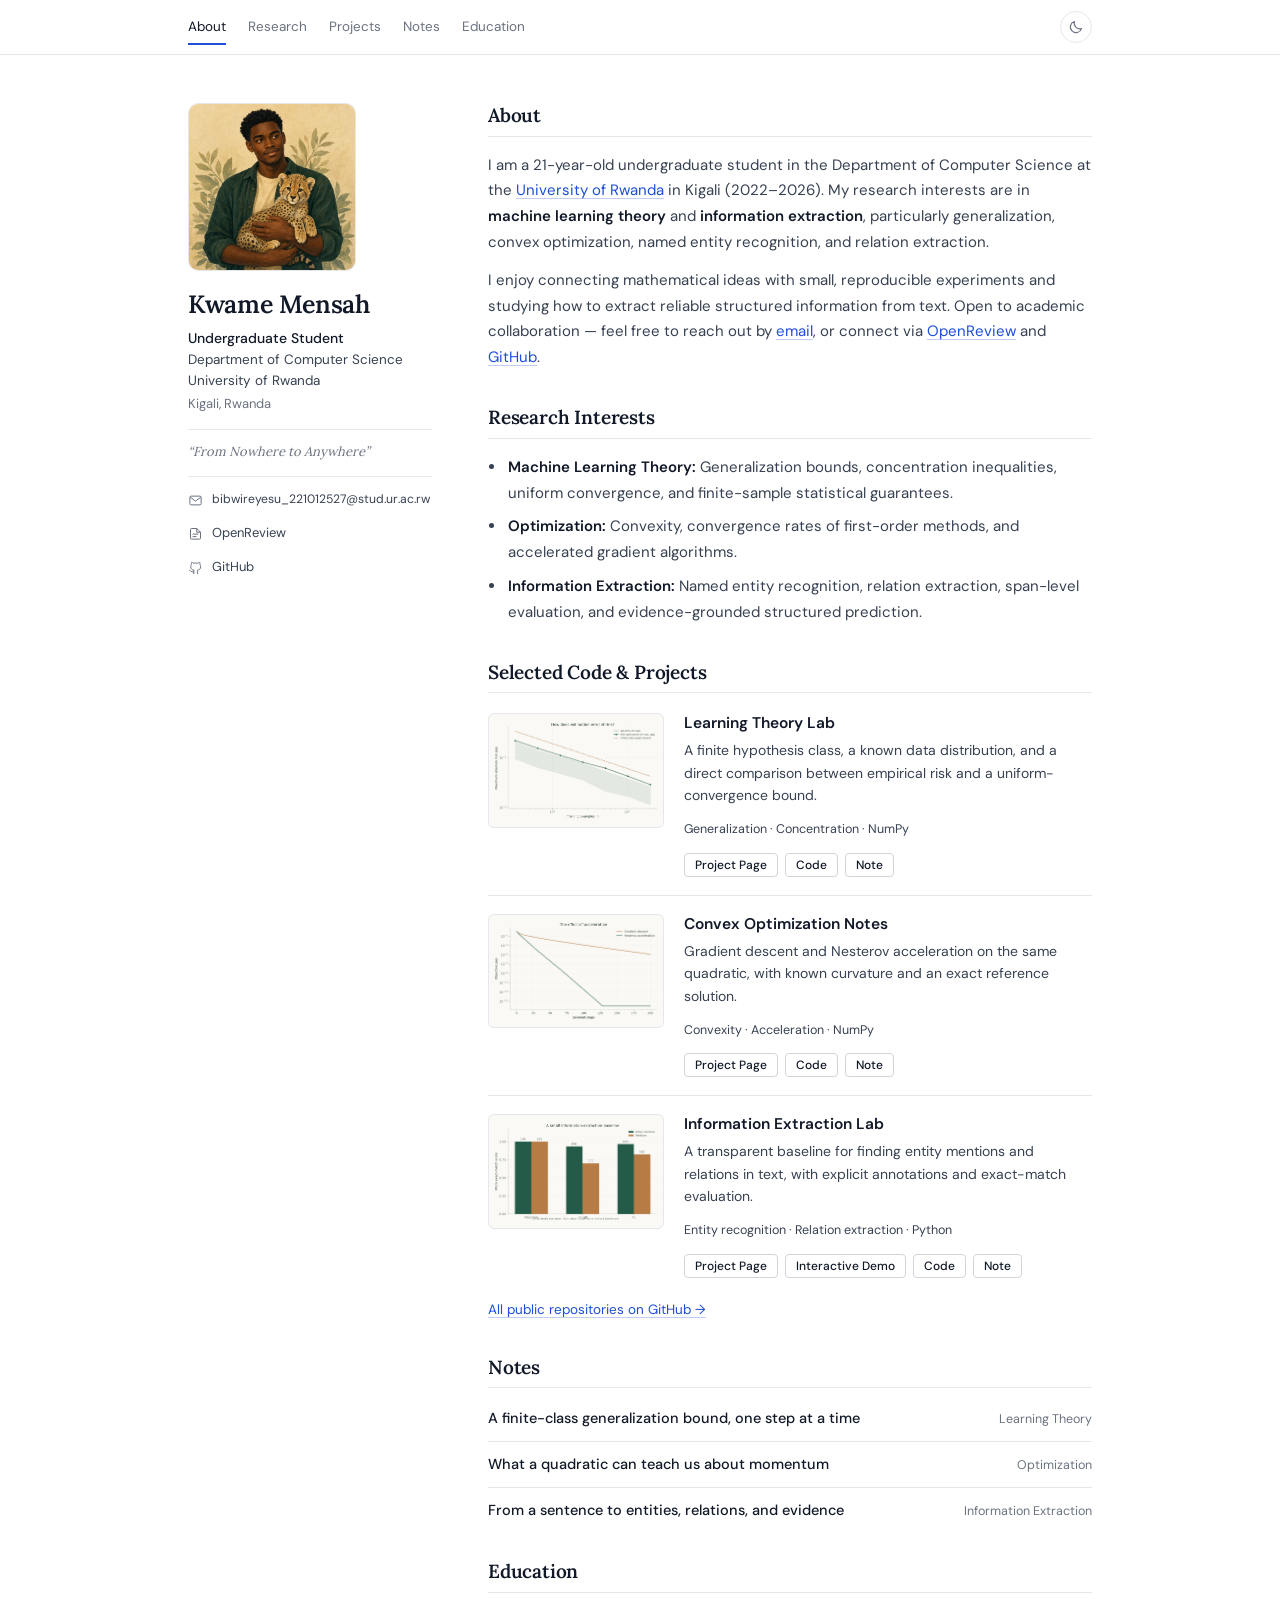
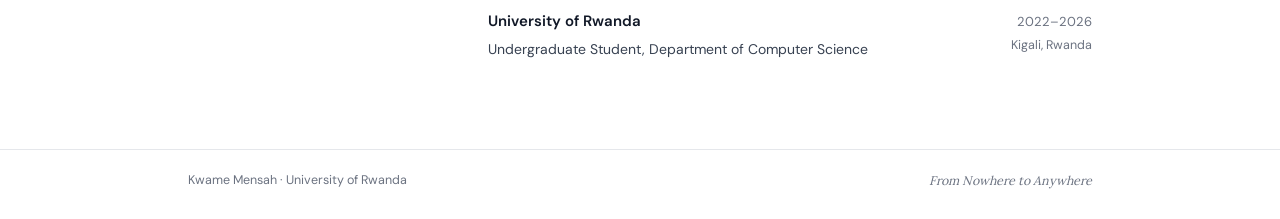
<file: index.html>
<!doctype html>
<html lang="en"><head><meta charset="utf-8"><meta name="viewport" content="width=device-width, initial-scale=1">
<meta name="description" content="Kwame Mensah — Undergraduate student in the Department of Computer Science, University of Rwanda. Research interests in machine learning theory and information extraction.">
<meta name="theme-color" content="#ffffff">
<title>Kwame Mensah</title>
<link rel="icon" href="data:,">
<meta property="og:type" content="website"><meta property="og:title" content="Kwame Mensah"><meta property="og:image" content="https://km1120-code.github.io/assets/img/kwame-cheetah-illustration.jpg"><meta property="og:description" content="Kwame Mensah — Department of Computer Science, University of Rwanda. Machine learning theory and information extraction."><link rel="stylesheet" href="assets/css/style.css"><script defer src="assets/js/site.js"></script></head><body>
<a class="skip-link" href="#main">Skip to content</a>
<header class="site-header"><div class="header-inner">

<nav aria-label="Main navigation"><a href="index.html#about">About</a><a href="index.html#research">Research</a><a href="index.html#projects">Projects</a><a href="index.html#notes">Notes</a><a href="index.html#education">Education</a></nav>
<button class="theme-toggle" type="button" aria-label="Switch to dark theme" aria-pressed="false"><svg class="icon-moon" width="16" height="16" viewBox="0 0 24 24" fill="none" aria-hidden="true"><path d="M20.2 14.4A8.5 8.5 0 0 1 9.6 3.8a8.5 8.5 0 1 0 10.6 10.6Z" stroke="currentColor" stroke-width="1.7" stroke-linecap="round" stroke-linejoin="round"/></svg><svg class="icon-sun" width="16" height="16" viewBox="0 0 24 24" fill="none" aria-hidden="true"><circle cx="12" cy="12" r="4" stroke="currentColor" stroke-width="1.7"/><path d="M12 2.5v2.2M12 19.3v2.2M2.5 12h2.2M19.3 12h2.2M5.3 5.3l1.5 1.5M17.2 17.2l1.5 1.5M5.3 18.7l1.5-1.5M17.2 6.8l1.5-1.5" stroke="currentColor" stroke-width="1.7" stroke-linecap="round"/></svg></button></div></header><main id="main" class="page-shell">
  <div class="academic-layout">
    <aside class="profile-sidebar" aria-labelledby="profile-name">
      <div class="avatar-frame">
        <img class="avatar-image" src="assets/img/kwame-cheetah-illustration.webp" srcset="assets/img/kwame-cheetah-illustration-512.webp 512w, assets/img/kwame-cheetah-illustration.webp 1024w" sizes="(max-width: 780px) 132px, 168px" width="1024" height="1024" alt="Kwame Mensah" fetchpriority="high" decoding="async">
      </div>
      <div class="profile-identity">
        <h1 id="profile-name">Kwame Mensah</h1>
        <p class="profile-role">Undergraduate Student</p>
        <p class="profile-dept">Department of Computer Science</p>
        <p class="profile-inst"><a href="https://ur.ac.rw/" target="_blank" rel="noopener">University of Rwanda</a></p>
        <p class="profile-loc">Kigali, Rwanda</p>
        <p class="profile-motto">“From Nowhere to Anywhere”</p>
      </div>
      <ul class="profile-links" aria-label="Contact and academic profiles">
        <li>
          <a href="mailto:bibwireyesu_221012527@stud.ur.ac.rw" title="Email">
            <svg class="icon" width="15" height="15" viewBox="0 0 24 24" fill="none" aria-hidden="true"><rect x="3" y="5" width="18" height="14" rx="2" stroke="currentColor" stroke-width="1.6"/><path d="M4 7l8 6 8-6" stroke="currentColor" stroke-width="1.6" stroke-linecap="round" stroke-linejoin="round"/></svg>
            <span class="email-text">bibwireyesu_221012527@stud.ur.ac.rw</span>
          </a>
        </li>
        <li>
          <a href="https://openreview.net/profile?id=~Kwame_Mensah1" target="_blank" rel="noopener">
            <svg class="icon" width="15" height="15" viewBox="0 0 24 24" fill="none" aria-hidden="true"><path d="M4 19.5V5.5A1.5 1.5 0 0 1 5.5 4H14l6 6v9.5a1.5 1.5 0 0 1-1.5 1.5h-13A1.5 1.5 0 0 1 4 19.5Z" stroke="currentColor" stroke-width="1.6" stroke-linejoin="round"/><path d="M14 4v6h6M8 13h8M8 17h5" stroke="currentColor" stroke-width="1.6" stroke-linecap="round"/></svg>
            <span>OpenReview</span>
          </a>
        </li>
        <li>
          <a href="https://github.com/km1120-code" target="_blank" rel="noopener">
            <svg class="icon" width="15" height="15" viewBox="0 0 24 24" fill="none" aria-hidden="true"><path d="M9 19c-4.5 1.4-4.5-2.3-6.3-2.8m12.6 5.6v-3.5c0-1 .1-1.4-.5-2 2.8-.3 5.5-1.4 5.5-6a4.6 4.6 0 0 0-1.3-3.2 4.2 4.2 0 0 0-.1-3.2s-1.1-.3-3.5 1.3a12.3 12.3 0 0 0-6.2 0C6.8 3.6 5.7 3.9 5.7 3.9a4.2 4.2 0 0 0-.1 3.2 4.6 4.6 0 0 0-1.3 3.2c0 4.6 2.7 5.7 5.5 6-.6.6-.6 1.2-.5 2v3.5" stroke="currentColor" stroke-width="1.6" stroke-linecap="round" stroke-linejoin="round"/></svg>
            <span>GitHub</span>
          </a>
        </li>
      </ul>
    </aside>

    <div class="academic-content">
      <section class="content-section first-section" id="about" aria-labelledby="about-heading">
        <h2 id="about-heading">About</h2>
        <p>I am a 21-year-old undergraduate student in the Department of Computer Science at the <a href="https://ur.ac.rw/" target="_blank" rel="noopener">University of Rwanda</a> in Kigali (2022–2026). My research interests are in <strong>machine learning theory</strong> and <strong>information extraction</strong>, particularly generalization, convex optimization, named entity recognition, and relation extraction.</p>
        <p>I enjoy connecting mathematical ideas with small, reproducible experiments and studying how to extract reliable structured information from text. Open to academic collaboration — feel free to reach out by <a href="mailto:bibwireyesu_221012527@stud.ur.ac.rw">email</a>, or connect via <a href="https://openreview.net/profile?id=~Kwame_Mensah1" target="_blank" rel="noopener">OpenReview</a> and <a href="https://github.com/km1120-code" target="_blank" rel="noopener">GitHub</a>.</p>
      </section>

      <section class="content-section" id="research" aria-labelledby="research-heading">
        <h2 id="research-heading">Research Interests</h2>
        <ul class="interest-list">
          <li><strong>Machine Learning Theory:</strong> Generalization bounds, concentration inequalities, uniform convergence, and finite-sample statistical guarantees.</li>
          <li><strong>Optimization:</strong> Convexity, convergence rates of first-order methods, and accelerated gradient algorithms.</li>
          <li><strong>Information Extraction:</strong> Named entity recognition, relation extraction, span-level evaluation, and evidence-grounded structured prediction.</li>
        </ul>
      </section>

      <section class="content-section" id="projects" aria-labelledby="projects-heading">
        <h2 id="projects-heading">Selected Code &amp; Projects</h2>
        <div class="project-list"><article class="project-row">
  <a class="project-thumb" href="projects/learning-theory-lab.html" aria-label="Open Learning Theory Lab">
    <img src="assets/img/uniform-convergence.png" width="1332" height="792" alt="Experiment plot for Learning Theory Lab" loading="lazy">
  </a>
  <div class="project-info">
    <h3><a href="projects/learning-theory-lab.html">Learning Theory Lab</a></h3>
    <p class="project-desc">A finite hypothesis class, a known data distribution, and a direct comparison between empirical risk and a uniform-convergence bound.</p>
    <p class="project-meta">Generalization &middot; Concentration &middot; NumPy</p>
    <div class="project-links">
      <a class="pill-link" href="projects/learning-theory-lab.html">Project Page</a>
      
      <a class="pill-link" href="https://github.com/km1120-code/learning-theory-lab" target="_blank" rel="noopener">Code</a>
      <a class="pill-link" href="notes/finite-class-bounds.html">Note</a>
    </div>
  </div>
</article><article class="project-row">
  <a class="project-thumb" href="projects/convex-optimization-notes.html" aria-label="Open Convex Optimization Notes">
    <img src="assets/img/convergence.png" width="1332" height="792" alt="Experiment plot for Convex Optimization Notes" loading="lazy">
  </a>
  <div class="project-info">
    <h3><a href="projects/convex-optimization-notes.html">Convex Optimization Notes</a></h3>
    <p class="project-desc">Gradient descent and Nesterov acceleration on the same quadratic, with known curvature and an exact reference solution.</p>
    <p class="project-meta">Convexity &middot; Acceleration &middot; NumPy</p>
    <div class="project-links">
      <a class="pill-link" href="projects/convex-optimization-notes.html">Project Page</a>
      
      <a class="pill-link" href="https://github.com/km1120-code/convex-optimization-notes" target="_blank" rel="noopener">Code</a>
      <a class="pill-link" href="notes/quadratic-acceleration.html">Note</a>
    </div>
  </div>
</article><article class="project-row">
  <a class="project-thumb" href="projects/information-extraction-lab.html" aria-label="Open Information Extraction Lab">
    <img src="assets/img/extraction-evaluation.png" width="1332" height="792" alt="Experiment plot for Information Extraction Lab" loading="lazy">
  </a>
  <div class="project-info">
    <h3><a href="projects/information-extraction-lab.html">Information Extraction Lab</a></h3>
    <p class="project-desc">A transparent baseline for finding entity mentions and relations in text, with explicit annotations and exact-match evaluation.</p>
    <p class="project-meta">Entity recognition &middot; Relation extraction &middot; Python</p>
    <div class="project-links">
      <a class="pill-link" href="projects/information-extraction-lab.html">Project Page</a>
      <a class="pill-link" href="projects/information-extraction-lab.html#interactive-demo">Interactive Demo</a>
      <a class="pill-link" href="https://github.com/km1120-code/information-extraction-lab" target="_blank" rel="noopener">Code</a>
      <a class="pill-link" href="notes/information-extraction.html">Note</a>
    </div>
  </div>
</article></div>
        <p class="section-more"><a href="https://github.com/km1120-code?tab=repositories" target="_blank" rel="noopener">All public repositories on GitHub &rarr;</a></p>
      </section>

      <section class="content-section" id="notes" aria-labelledby="notes-heading">
        <h2 id="notes-heading">Notes</h2>
        <ul class="notes-list"><li class="note-item"><a href="notes/finite-class-bounds.html">A finite-class generalization bound, one step at a time</a><span class="note-topic">Learning Theory</span></li><li class="note-item"><a href="notes/quadratic-acceleration.html">What a quadratic can teach us about momentum</a><span class="note-topic">Optimization</span></li><li class="note-item"><a href="notes/information-extraction.html">From a sentence to entities, relations, and evidence</a><span class="note-topic">Information Extraction</span></li></ul>
      </section>

      <section class="content-section" id="education" aria-labelledby="education-heading">
        <h2 id="education-heading">Education</h2>
        <div class="edu-row">
          <div class="edu-main">
            <strong>University of Rwanda</strong>
            <span>Undergraduate Student, Department of Computer Science</span>
          </div>
          <div class="edu-meta">
            <span>2022–2026</span>
            <span class="edu-city">Kigali, Rwanda</span>
          </div>
        </div>
      </section>
    </div>
  </div>
</main>
<footer class="site-footer"><div class="footer-inner"><span>Kwame Mensah &middot; University of Rwanda</span><span class="footer-motto">From Nowhere to Anywhere</span></div></footer></body></html>
</file>
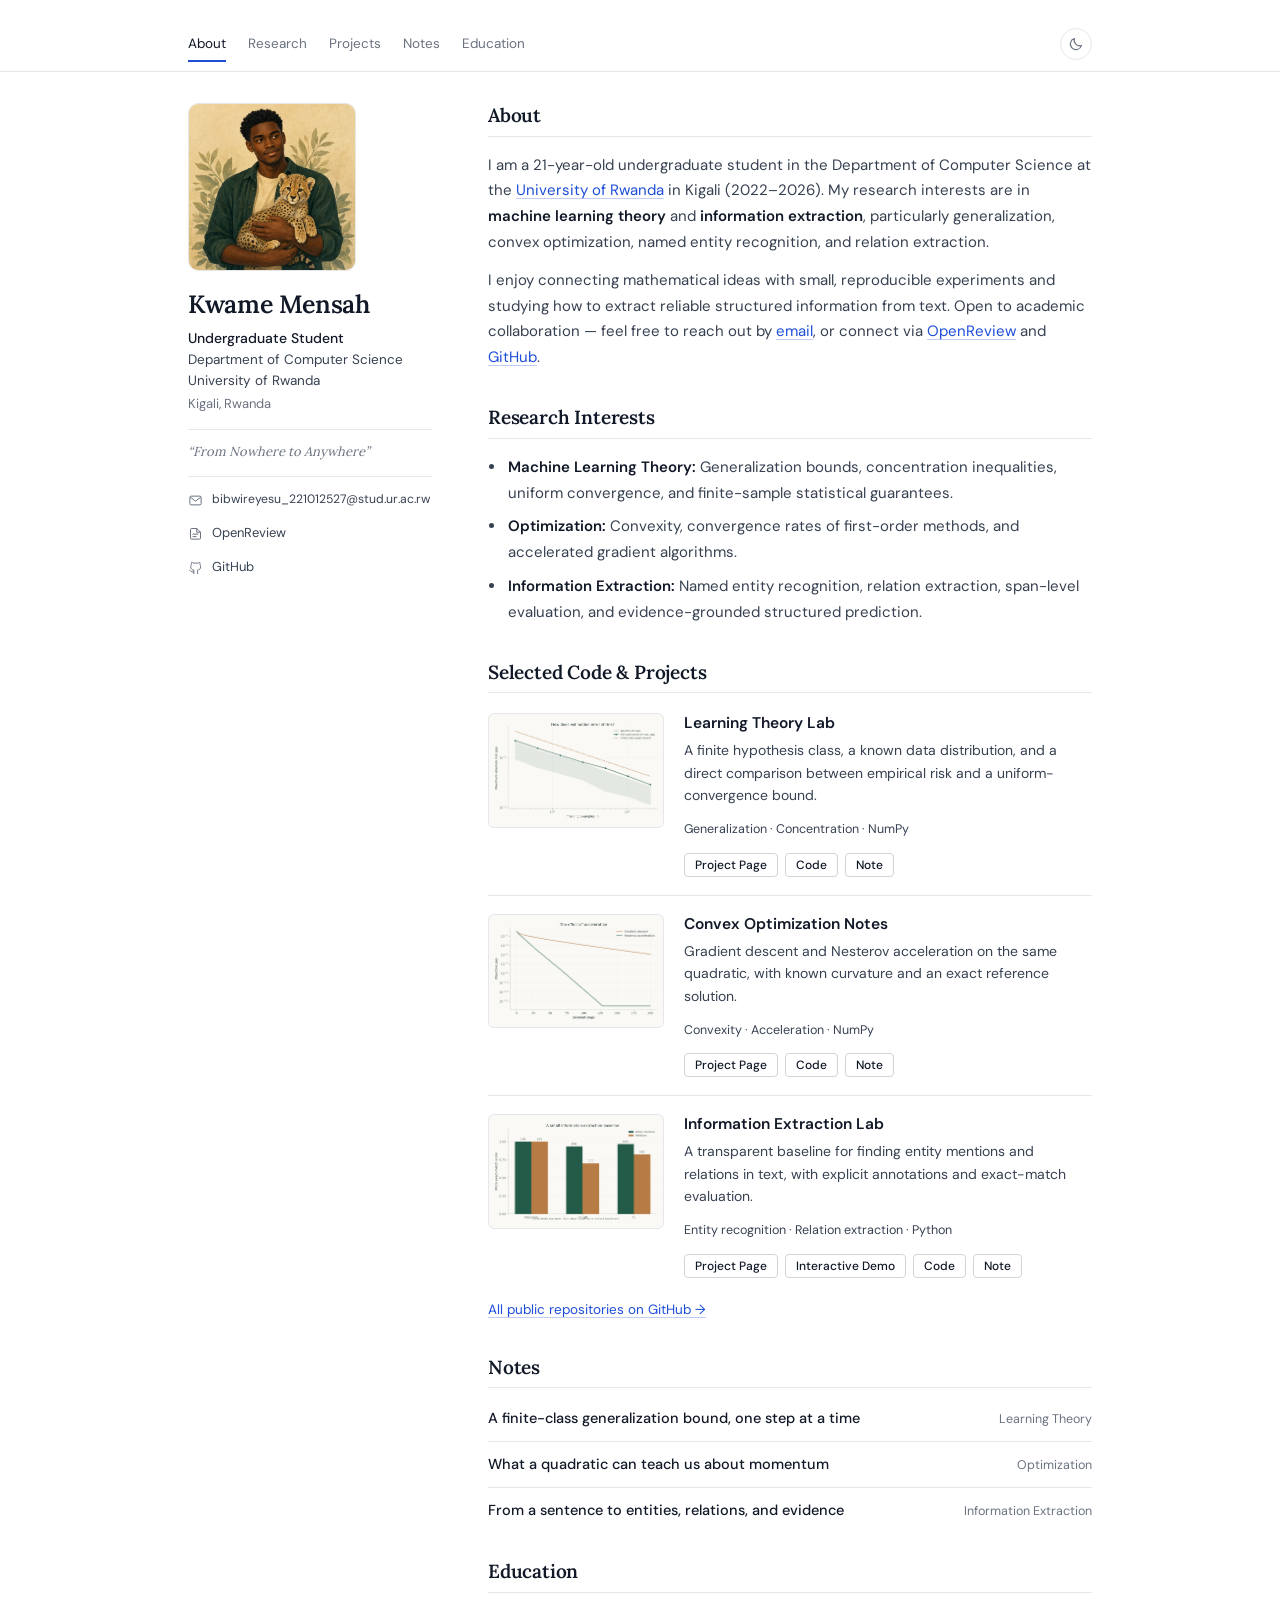
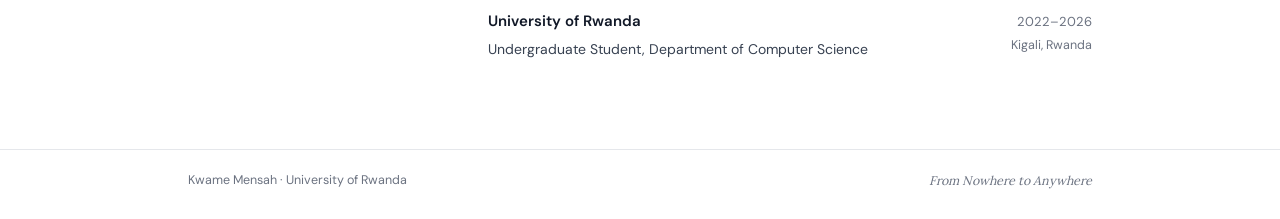
<file: about-this-demo.html>
<!doctype html>
<html lang="en"><head><meta charset="utf-8"><meta name="viewport" content="width=device-width, initial-scale=1">
<meta name="description" content="Kwame Mensah — Undergraduate student in the Department of Computer Science, University of Rwanda. Research interests in machine learning theory and information extraction.">
<meta name="theme-color" content="#ffffff">
<title>About — Kwame Mensah</title>
<link rel="icon" href="data:,">
<meta property="og:type" content="website"><meta property="og:title" content="About — Kwame Mensah"><meta property="og:image" content="https://km1120-code.github.io/assets/img/kwame-cheetah-illustration.jpg"><meta property="og:description" content="Kwame Mensah — Department of Computer Science, University of Rwanda. Machine learning theory and information extraction."><link rel="stylesheet" href="assets/css/style.css"><script defer src="assets/js/site.js"></script><meta http-equiv="refresh" content="0; url=./index.html#about"></head><body>
<a class="skip-link" href="#main">Skip to content</a>
<header class="site-header"><div class="header-inner">
<a class="nav-home" href="index.html">Kwame Mensah</a>
<nav aria-label="Main navigation"><a href="index.html#about">About</a><a href="index.html#research">Research</a><a href="index.html#projects">Projects</a><a href="index.html#notes">Notes</a><a href="index.html#education">Education</a></nav>
<button class="theme-toggle" type="button" aria-label="Switch to dark theme" aria-pressed="false"><svg class="icon-moon" width="16" height="16" viewBox="0 0 24 24" fill="none" aria-hidden="true"><path d="M20.2 14.4A8.5 8.5 0 0 1 9.6 3.8a8.5 8.5 0 1 0 10.6 10.6Z" stroke="currentColor" stroke-width="1.7" stroke-linecap="round" stroke-linejoin="round"/></svg><svg class="icon-sun" width="16" height="16" viewBox="0 0 24 24" fill="none" aria-hidden="true"><circle cx="12" cy="12" r="4" stroke="currentColor" stroke-width="1.7"/><path d="M12 2.5v2.2M12 19.3v2.2M2.5 12h2.2M19.3 12h2.2M5.3 5.3l1.5 1.5M17.2 17.2l1.5 1.5M5.3 18.7l1.5-1.5M17.2 6.8l1.5-1.5" stroke="currentColor" stroke-width="1.7" stroke-linecap="round"/></svg></button></div></header><main id="main" class="detail-main"><h1>Kwame Mensah</h1><p><a href="./index.html#about">Continue to the homepage.</a></p></main><footer class="site-footer"><div class="footer-inner"><span>Kwame Mensah &middot; University of Rwanda</span><span class="footer-motto">From Nowhere to Anywhere</span></div></footer></body></html>
</file>
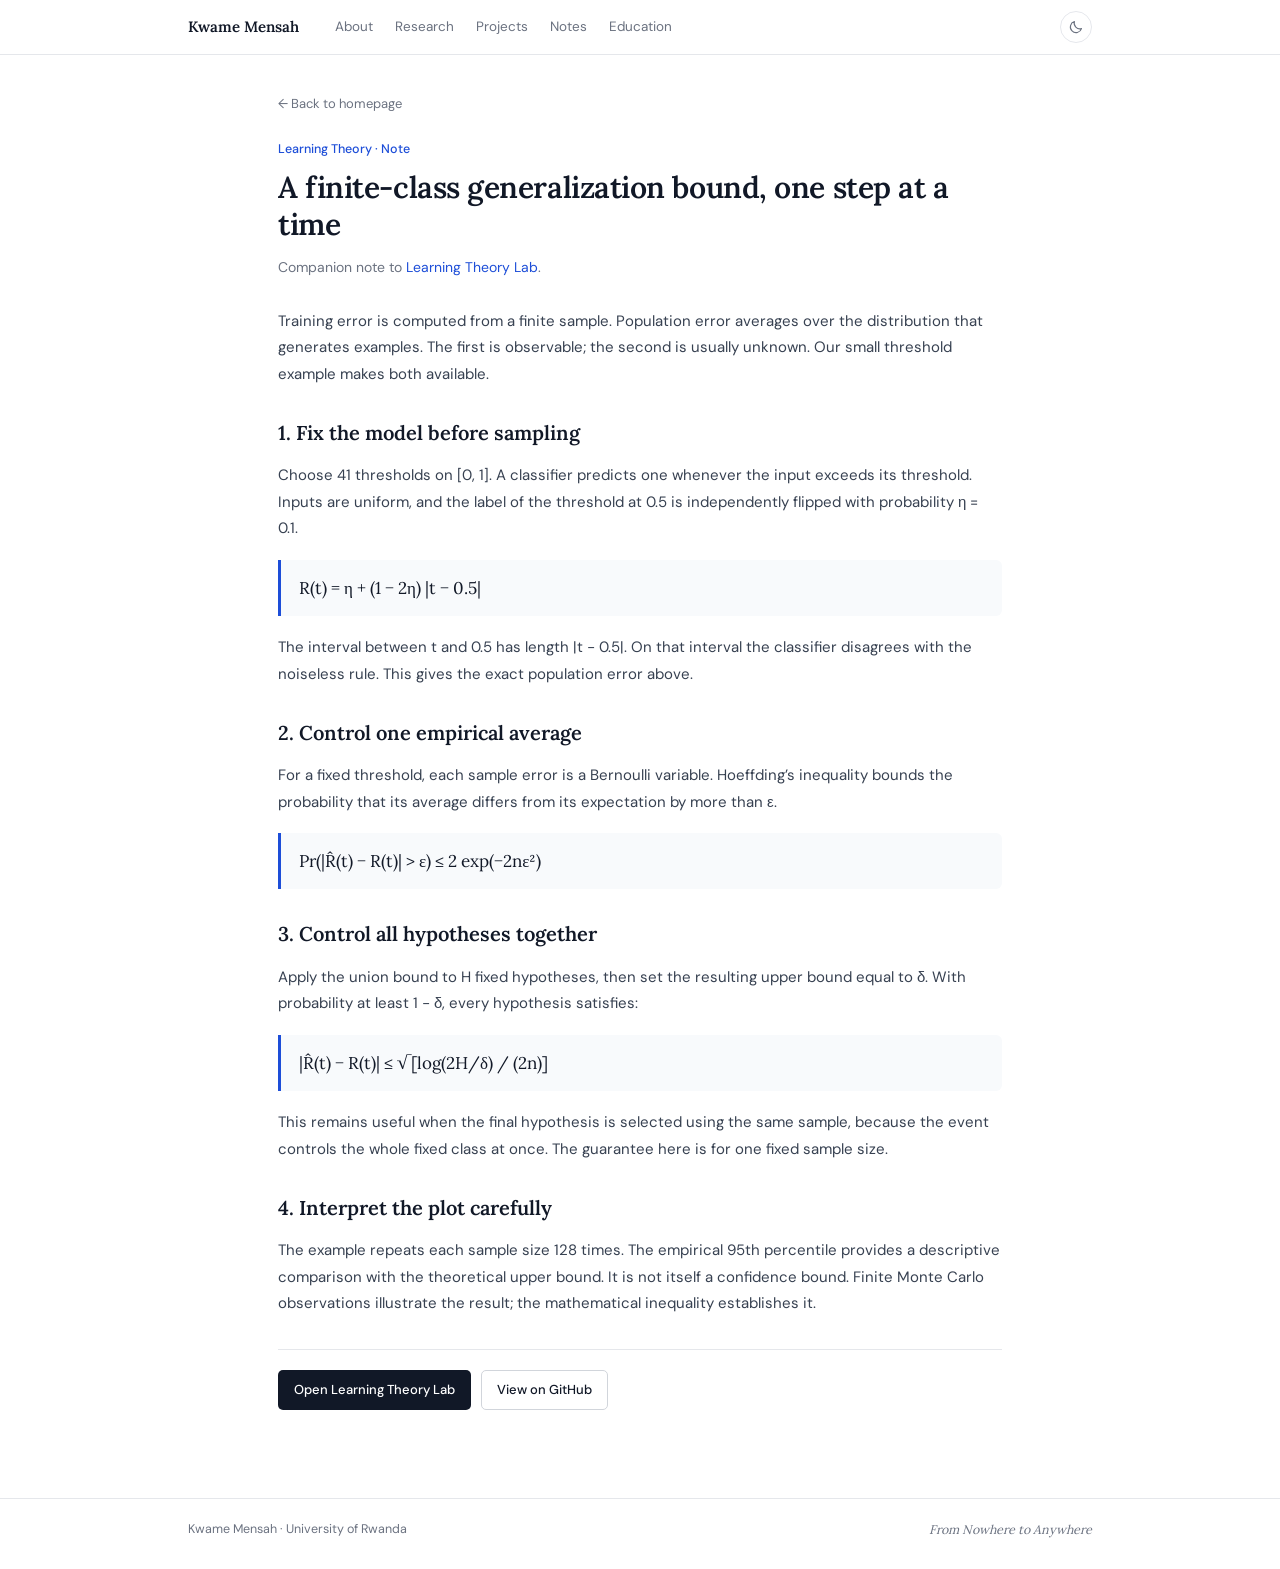
<file: notes/finite-class-bounds.html>
<!doctype html>
<html lang="en"><head><meta charset="utf-8"><meta name="viewport" content="width=device-width, initial-scale=1">
<meta name="description" content="Kwame Mensah — Undergraduate student in the Department of Computer Science, University of Rwanda. Research interests in machine learning theory and information extraction.">
<meta name="theme-color" content="#ffffff">
<title>A finite-class generalization bound, one step at a time — Kwame Mensah</title>
<link rel="icon" href="data:,">
<meta property="og:type" content="website"><meta property="og:title" content="A finite-class generalization bound, one step at a time — Kwame Mensah"><meta property="og:image" content="https://km1120-code.github.io/assets/img/kwame-cheetah-illustration.jpg"><meta property="og:description" content="Kwame Mensah — Department of Computer Science, University of Rwanda. Machine learning theory and information extraction."><link rel="stylesheet" href="../assets/css/style.css"><script defer src="../assets/js/site.js"></script></head><body>
<a class="skip-link" href="#main">Skip to content</a>
<header class="site-header"><div class="header-inner">
<a class="nav-home" href="../index.html">Kwame Mensah</a>
<nav aria-label="Main navigation"><a href="../index.html#about">About</a><a href="../index.html#research">Research</a><a href="../index.html#projects">Projects</a><a href="../index.html#notes">Notes</a><a href="../index.html#education">Education</a></nav>
<button class="theme-toggle" type="button" aria-label="Switch to dark theme" aria-pressed="false"><svg class="icon-moon" width="16" height="16" viewBox="0 0 24 24" fill="none" aria-hidden="true"><path d="M20.2 14.4A8.5 8.5 0 0 1 9.6 3.8a8.5 8.5 0 1 0 10.6 10.6Z" stroke="currentColor" stroke-width="1.7" stroke-linecap="round" stroke-linejoin="round"/></svg><svg class="icon-sun" width="16" height="16" viewBox="0 0 24 24" fill="none" aria-hidden="true"><circle cx="12" cy="12" r="4" stroke="currentColor" stroke-width="1.7"/><path d="M12 2.5v2.2M12 19.3v2.2M2.5 12h2.2M19.3 12h2.2M5.3 5.3l1.5 1.5M17.2 17.2l1.5 1.5M5.3 18.7l1.5-1.5M17.2 6.8l1.5-1.5" stroke="currentColor" stroke-width="1.7" stroke-linecap="round"/></svg></button></div></header><main id="main" class="detail-main note-main">
  <a class="back-link" href="../index.html#notes">&larr; Back to homepage</a>
  <div class="detail-heading">
    <p class="detail-kicker">Learning Theory &middot; Note</p>
    <h1>A finite-class generalization bound, one step at a time</h1>
    <p class="note-subtitle">Companion note to <a href="../projects/learning-theory-lab.html">Learning Theory Lab</a>.</p>
  </div>
  <article class="article-body">
    <p>Training error is computed from a finite sample. Population error averages over the distribution that generates examples. The first is observable; the second is usually unknown. Our small threshold example makes both available.</p><h2>1. Fix the model before sampling</h2><p>Choose 41 thresholds on [0, 1]. A classifier predicts one whenever the input exceeds its threshold. Inputs are uniform, and the label of the threshold at 0.5 is independently flipped with probability η = 0.1.</p><div class="equation">R(t) = η + (1 − 2η) |t − 0.5|</div><p>The interval between t and 0.5 has length |t − 0.5|. On that interval the classifier disagrees with the noiseless rule. This gives the exact population error above.</p><h2>2. Control one empirical average</h2><p>For a fixed threshold, each sample error is a Bernoulli variable. Hoeffding’s inequality bounds the probability that its average differs from its expectation by more than ε.</p><div class="equation">Pr(|R̂(t) − R(t)| &gt; ε) ≤ 2 exp(−2nε²)</div><h2>3. Control all hypotheses together</h2><p>Apply the union bound to H fixed hypotheses, then set the resulting upper bound equal to δ. With probability at least 1 − δ, every hypothesis satisfies:</p><div class="equation">|R̂(t) − R(t)| ≤ √[log(2H/δ) / (2n)]</div><p>This remains useful when the final hypothesis is selected using the same sample, because the event controls the whole fixed class at once. The guarantee here is for one fixed sample size.</p><h2>4. Interpret the plot carefully</h2><p>The example repeats each sample size 128 times. The empirical 95th percentile provides a descriptive comparison with the theoretical upper bound. It is not itself a confidence bound. Finite Monte Carlo observations illustrate the result; the mathematical inequality establishes it.</p>
    <div class="detail-actions note-footer-actions">
      <a class="button primary" href="../projects/learning-theory-lab.html">Open Learning Theory Lab</a>
      <a class="button secondary" href="https://github.com/km1120-code/learning-theory-lab" target="_blank" rel="noopener">View on GitHub</a>
    </div>
  </article>
</main><footer class="site-footer"><div class="footer-inner"><span>Kwame Mensah &middot; University of Rwanda</span><span class="footer-motto">From Nowhere to Anywhere</span></div></footer></body></html>
</file>
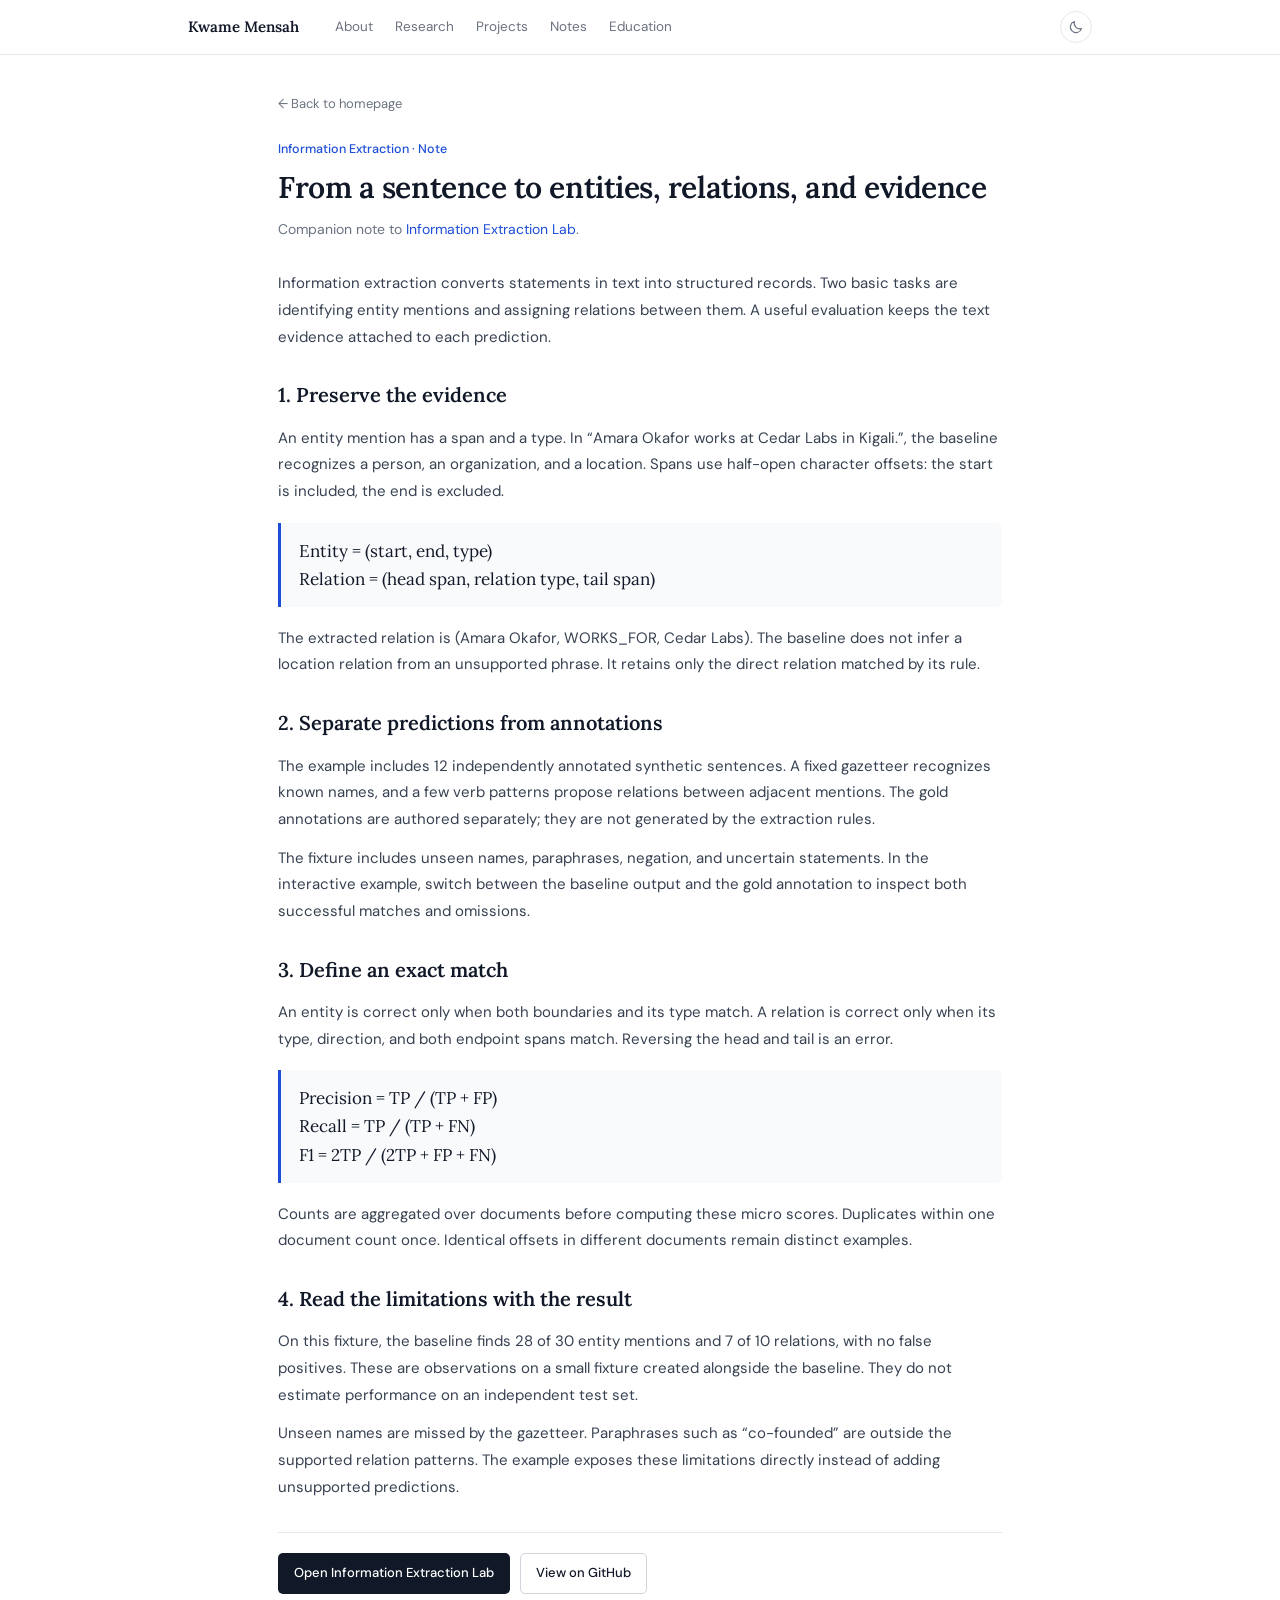
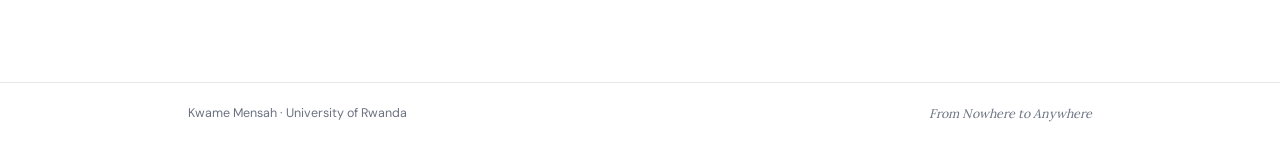
<file: notes/information-extraction.html>
<!doctype html>
<html lang="en"><head><meta charset="utf-8"><meta name="viewport" content="width=device-width, initial-scale=1">
<meta name="description" content="Kwame Mensah — Undergraduate student in the Department of Computer Science, University of Rwanda. Research interests in machine learning theory and information extraction.">
<meta name="theme-color" content="#ffffff">
<title>From a sentence to entities, relations, and evidence — Kwame Mensah</title>
<link rel="icon" href="data:,">
<meta property="og:type" content="website"><meta property="og:title" content="From a sentence to entities, relations, and evidence — Kwame Mensah"><meta property="og:image" content="https://km1120-code.github.io/assets/img/kwame-cheetah-illustration.jpg"><meta property="og:description" content="Kwame Mensah — Department of Computer Science, University of Rwanda. Machine learning theory and information extraction."><link rel="stylesheet" href="../assets/css/style.css"><script defer src="../assets/js/site.js"></script></head><body>
<a class="skip-link" href="#main">Skip to content</a>
<header class="site-header"><div class="header-inner">
<a class="nav-home" href="../index.html">Kwame Mensah</a>
<nav aria-label="Main navigation"><a href="../index.html#about">About</a><a href="../index.html#research">Research</a><a href="../index.html#projects">Projects</a><a href="../index.html#notes">Notes</a><a href="../index.html#education">Education</a></nav>
<button class="theme-toggle" type="button" aria-label="Switch to dark theme" aria-pressed="false"><svg class="icon-moon" width="16" height="16" viewBox="0 0 24 24" fill="none" aria-hidden="true"><path d="M20.2 14.4A8.5 8.5 0 0 1 9.6 3.8a8.5 8.5 0 1 0 10.6 10.6Z" stroke="currentColor" stroke-width="1.7" stroke-linecap="round" stroke-linejoin="round"/></svg><svg class="icon-sun" width="16" height="16" viewBox="0 0 24 24" fill="none" aria-hidden="true"><circle cx="12" cy="12" r="4" stroke="currentColor" stroke-width="1.7"/><path d="M12 2.5v2.2M12 19.3v2.2M2.5 12h2.2M19.3 12h2.2M5.3 5.3l1.5 1.5M17.2 17.2l1.5 1.5M5.3 18.7l1.5-1.5M17.2 6.8l1.5-1.5" stroke="currentColor" stroke-width="1.7" stroke-linecap="round"/></svg></button></div></header><main id="main" class="detail-main note-main">
  <a class="back-link" href="../index.html#notes">&larr; Back to homepage</a>
  <div class="detail-heading">
    <p class="detail-kicker">Information Extraction &middot; Note</p>
    <h1>From a sentence to entities, relations, and evidence</h1>
    <p class="note-subtitle">Companion note to <a href="../projects/information-extraction-lab.html">Information Extraction Lab</a>.</p>
  </div>
  <article class="article-body">
    <p>Information extraction converts statements in text into structured records. Two basic tasks are identifying entity mentions and assigning relations between them. A useful evaluation keeps the text evidence attached to each prediction.</p>
<h2>1. Preserve the evidence</h2>
<p>An entity mention has a span and a type. In “Amara Okafor works at Cedar Labs in Kigali.”, the baseline recognizes a person, an organization, and a location. Spans use half-open character offsets: the start is included, the end is excluded.</p>
<div class="equation">Entity = (start, end, type)<br>Relation = (head span, relation type, tail span)</div>
<p>The extracted relation is (Amara Okafor, WORKS_FOR, Cedar Labs). The baseline does not infer a location relation from an unsupported phrase. It retains only the direct relation matched by its rule.</p>
<h2>2. Separate predictions from annotations</h2>
<p>The example includes 12 independently annotated synthetic sentences. A fixed gazetteer recognizes known names, and a few verb patterns propose relations between adjacent mentions. The gold annotations are authored separately; they are not generated by the extraction rules.</p>
<p>The fixture includes unseen names, paraphrases, negation, and uncertain statements. In the interactive example, switch between the baseline output and the gold annotation to inspect both successful matches and omissions.</p>
<h2>3. Define an exact match</h2>
<p>An entity is correct only when both boundaries and its type match. A relation is correct only when its type, direction, and both endpoint spans match. Reversing the head and tail is an error.</p>
<div class="equation">Precision = TP / (TP + FP)<br>Recall = TP / (TP + FN)<br>F1 = 2TP / (2TP + FP + FN)</div>
<p>Counts are aggregated over documents before computing these micro scores. Duplicates within one document count once. Identical offsets in different documents remain distinct examples.</p>
<h2>4. Read the limitations with the result</h2>
<p>On this fixture, the baseline finds 28 of 30 entity mentions and 7 of 10 relations, with no false positives. These are observations on a small fixture created alongside the baseline. They do not estimate performance on an independent test set.</p>
<p>Unseen names are missed by the gazetteer. Paraphrases such as “co-founded” are outside the supported relation patterns. The example exposes these limitations directly instead of adding unsupported predictions.</p>

    <div class="detail-actions note-footer-actions">
      <a class="button primary" href="../projects/information-extraction-lab.html">Open Information Extraction Lab</a>
      <a class="button secondary" href="https://github.com/km1120-code/information-extraction-lab" target="_blank" rel="noopener">View on GitHub</a>
    </div>
  </article>
</main><footer class="site-footer"><div class="footer-inner"><span>Kwame Mensah &middot; University of Rwanda</span><span class="footer-motto">From Nowhere to Anywhere</span></div></footer></body></html>
</file>
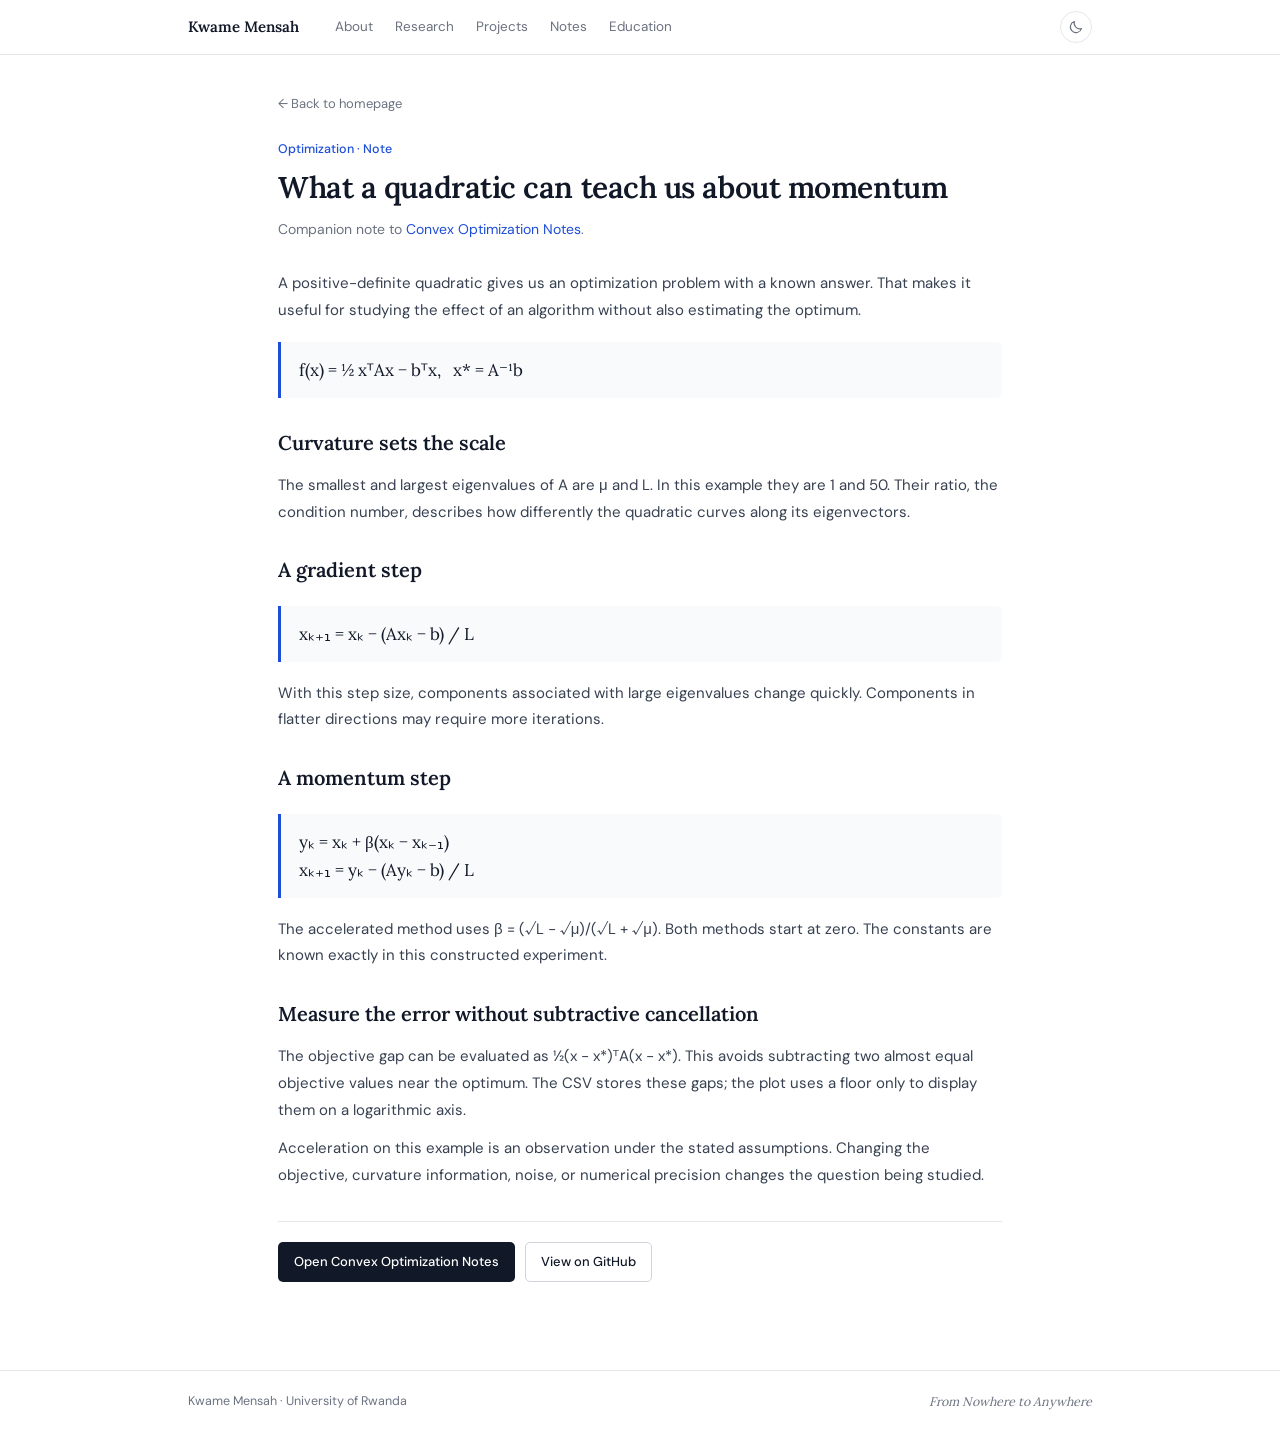
<file: notes/quadratic-acceleration.html>
<!doctype html>
<html lang="en"><head><meta charset="utf-8"><meta name="viewport" content="width=device-width, initial-scale=1">
<meta name="description" content="Kwame Mensah — Undergraduate student in the Department of Computer Science, University of Rwanda. Research interests in machine learning theory and information extraction.">
<meta name="theme-color" content="#ffffff">
<title>What a quadratic can teach us about momentum — Kwame Mensah</title>
<link rel="icon" href="data:,">
<meta property="og:type" content="website"><meta property="og:title" content="What a quadratic can teach us about momentum — Kwame Mensah"><meta property="og:image" content="https://km1120-code.github.io/assets/img/kwame-cheetah-illustration.jpg"><meta property="og:description" content="Kwame Mensah — Department of Computer Science, University of Rwanda. Machine learning theory and information extraction."><link rel="stylesheet" href="../assets/css/style.css"><script defer src="../assets/js/site.js"></script></head><body>
<a class="skip-link" href="#main">Skip to content</a>
<header class="site-header"><div class="header-inner">
<a class="nav-home" href="../index.html">Kwame Mensah</a>
<nav aria-label="Main navigation"><a href="../index.html#about">About</a><a href="../index.html#research">Research</a><a href="../index.html#projects">Projects</a><a href="../index.html#notes">Notes</a><a href="../index.html#education">Education</a></nav>
<button class="theme-toggle" type="button" aria-label="Switch to dark theme" aria-pressed="false"><svg class="icon-moon" width="16" height="16" viewBox="0 0 24 24" fill="none" aria-hidden="true"><path d="M20.2 14.4A8.5 8.5 0 0 1 9.6 3.8a8.5 8.5 0 1 0 10.6 10.6Z" stroke="currentColor" stroke-width="1.7" stroke-linecap="round" stroke-linejoin="round"/></svg><svg class="icon-sun" width="16" height="16" viewBox="0 0 24 24" fill="none" aria-hidden="true"><circle cx="12" cy="12" r="4" stroke="currentColor" stroke-width="1.7"/><path d="M12 2.5v2.2M12 19.3v2.2M2.5 12h2.2M19.3 12h2.2M5.3 5.3l1.5 1.5M17.2 17.2l1.5 1.5M5.3 18.7l1.5-1.5M17.2 6.8l1.5-1.5" stroke="currentColor" stroke-width="1.7" stroke-linecap="round"/></svg></button></div></header><main id="main" class="detail-main note-main">
  <a class="back-link" href="../index.html#notes">&larr; Back to homepage</a>
  <div class="detail-heading">
    <p class="detail-kicker">Optimization &middot; Note</p>
    <h1>What a quadratic can teach us about momentum</h1>
    <p class="note-subtitle">Companion note to <a href="../projects/convex-optimization-notes.html">Convex Optimization Notes</a>.</p>
  </div>
  <article class="article-body">
    <p>A positive-definite quadratic gives us an optimization problem with a known answer. That makes it useful for studying the effect of an algorithm without also estimating the optimum.</p><div class="equation">f(x) = ½ xᵀAx − bᵀx, &nbsp; x* = A⁻¹b</div><h2>Curvature sets the scale</h2><p>The smallest and largest eigenvalues of A are μ and L. In this example they are 1 and 50. Their ratio, the condition number, describes how differently the quadratic curves along its eigenvectors.</p><h2>A gradient step</h2><div class="equation">xₖ₊₁ = xₖ − (Axₖ − b) / L</div><p>With this step size, components associated with large eigenvalues change quickly. Components in flatter directions may require more iterations.</p><h2>A momentum step</h2><div class="equation">yₖ = xₖ + β(xₖ − xₖ₋₁)<br>xₖ₊₁ = yₖ − (Ayₖ − b) / L</div><p>The accelerated method uses β = (√L − √μ)/(√L + √μ). Both methods start at zero. The constants are known exactly in this constructed experiment.</p><h2>Measure the error without subtractive cancellation</h2><p>The objective gap can be evaluated as ½(x − x*)ᵀA(x − x*). This avoids subtracting two almost equal objective values near the optimum. The CSV stores these gaps; the plot uses a floor only to display them on a logarithmic axis.</p><p>Acceleration on this example is an observation under the stated assumptions. Changing the objective, curvature information, noise, or numerical precision changes the question being studied.</p>
    <div class="detail-actions note-footer-actions">
      <a class="button primary" href="../projects/convex-optimization-notes.html">Open Convex Optimization Notes</a>
      <a class="button secondary" href="https://github.com/km1120-code/convex-optimization-notes" target="_blank" rel="noopener">View on GitHub</a>
    </div>
  </article>
</main><footer class="site-footer"><div class="footer-inner"><span>Kwame Mensah &middot; University of Rwanda</span><span class="footer-motto">From Nowhere to Anywhere</span></div></footer></body></html>
</file>
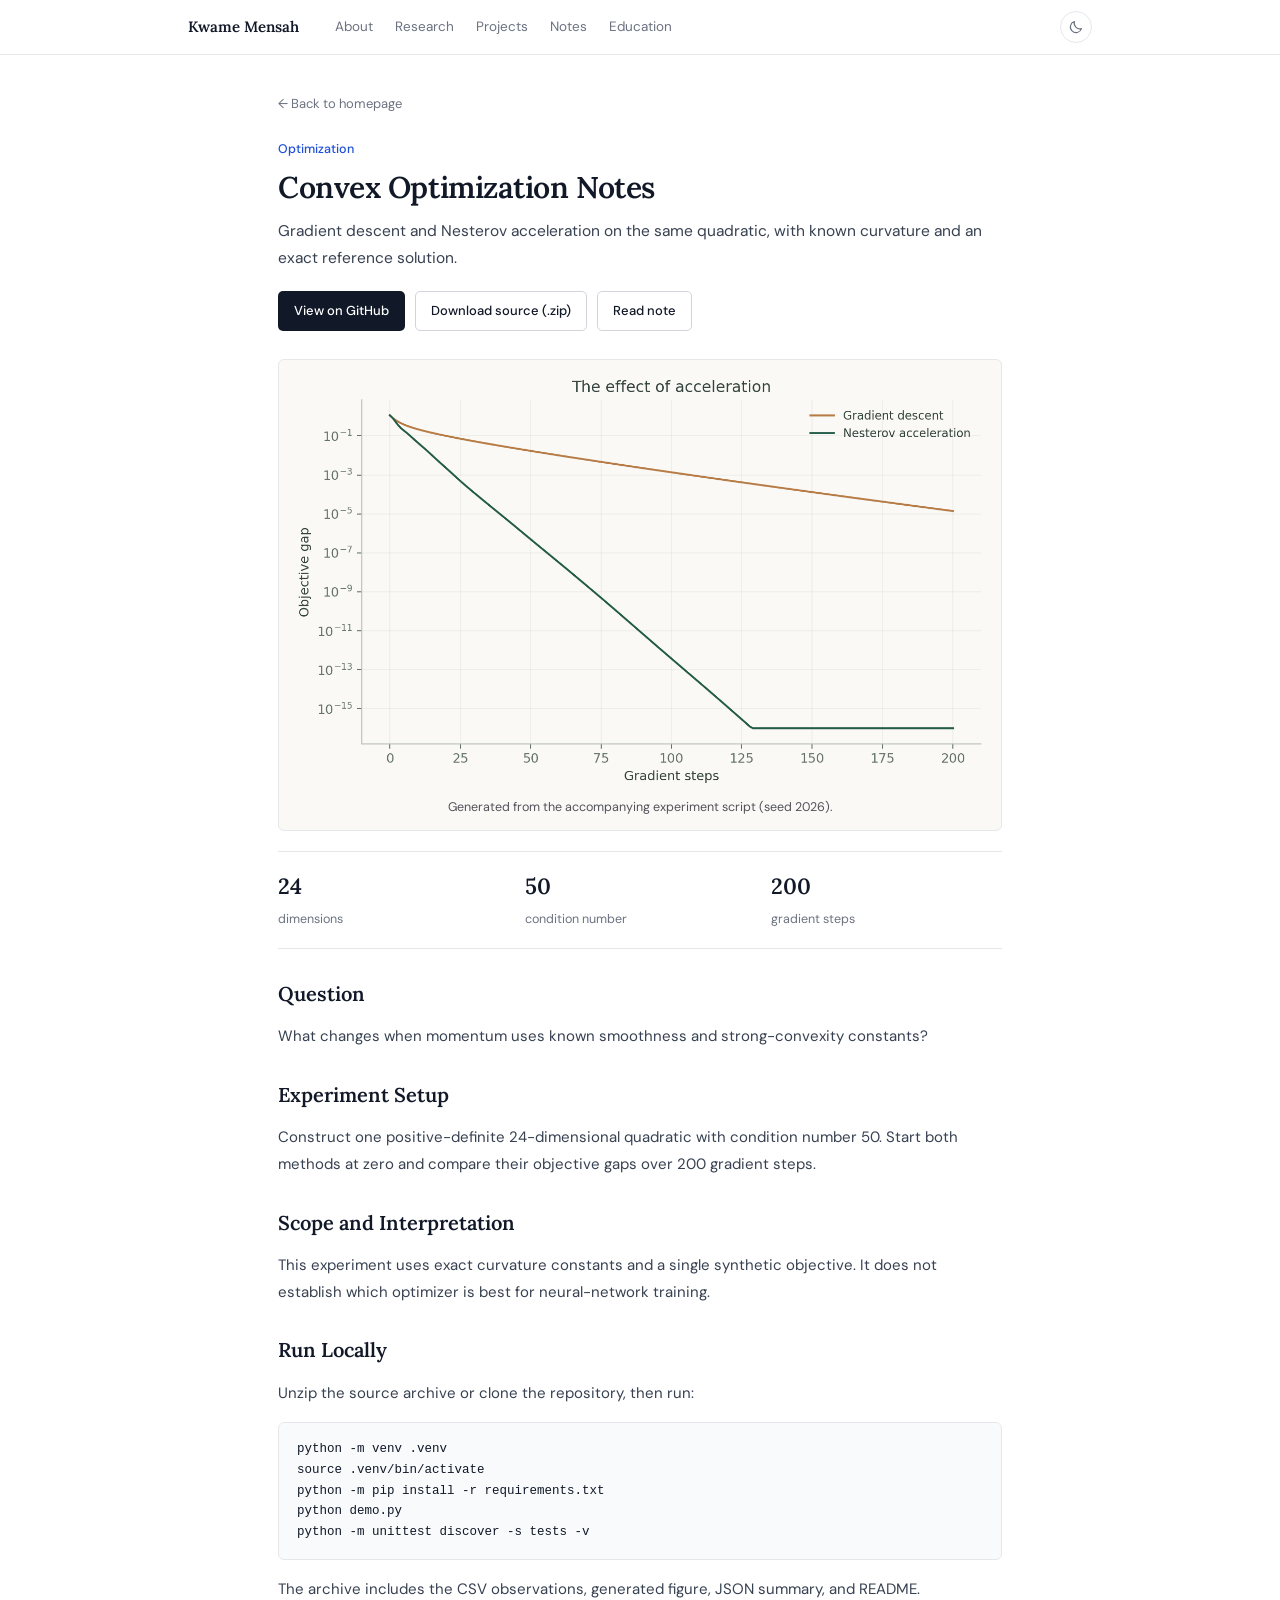
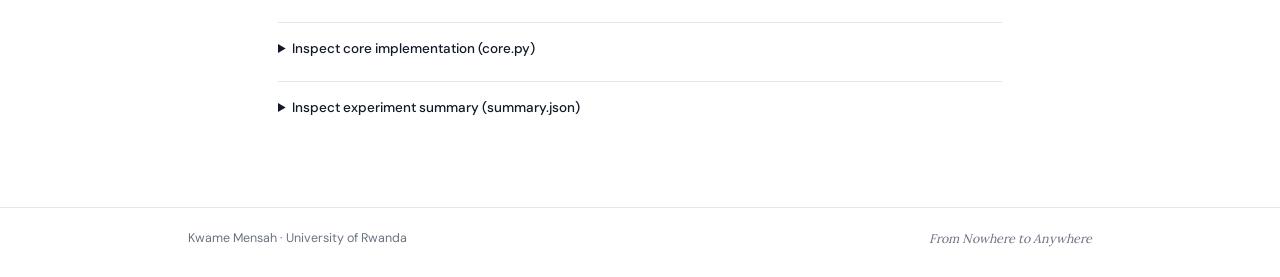
<file: projects/convex-optimization-notes.html>
<!doctype html>
<html lang="en"><head><meta charset="utf-8"><meta name="viewport" content="width=device-width, initial-scale=1">
<meta name="description" content="Kwame Mensah — Undergraduate student in the Department of Computer Science, University of Rwanda. Research interests in machine learning theory and information extraction.">
<meta name="theme-color" content="#ffffff">
<title>Convex Optimization Notes — Kwame Mensah</title>
<link rel="icon" href="data:,">
<meta property="og:type" content="website"><meta property="og:title" content="Convex Optimization Notes — Kwame Mensah"><meta property="og:image" content="https://km1120-code.github.io/assets/img/kwame-cheetah-illustration.jpg"><meta property="og:description" content="Kwame Mensah — Department of Computer Science, University of Rwanda. Machine learning theory and information extraction."><link rel="stylesheet" href="../assets/css/style.css"><script defer src="../assets/js/site.js"></script></head><body>
<a class="skip-link" href="#main">Skip to content</a>
<header class="site-header"><div class="header-inner">
<a class="nav-home" href="../index.html">Kwame Mensah</a>
<nav aria-label="Main navigation"><a href="../index.html#about">About</a><a href="../index.html#research">Research</a><a href="../index.html#projects">Projects</a><a href="../index.html#notes">Notes</a><a href="../index.html#education">Education</a></nav>
<button class="theme-toggle" type="button" aria-label="Switch to dark theme" aria-pressed="false"><svg class="icon-moon" width="16" height="16" viewBox="0 0 24 24" fill="none" aria-hidden="true"><path d="M20.2 14.4A8.5 8.5 0 0 1 9.6 3.8a8.5 8.5 0 1 0 10.6 10.6Z" stroke="currentColor" stroke-width="1.7" stroke-linecap="round" stroke-linejoin="round"/></svg><svg class="icon-sun" width="16" height="16" viewBox="0 0 24 24" fill="none" aria-hidden="true"><circle cx="12" cy="12" r="4" stroke="currentColor" stroke-width="1.7"/><path d="M12 2.5v2.2M12 19.3v2.2M2.5 12h2.2M19.3 12h2.2M5.3 5.3l1.5 1.5M17.2 17.2l1.5 1.5M5.3 18.7l1.5-1.5M17.2 6.8l1.5-1.5" stroke="currentColor" stroke-width="1.7" stroke-linecap="round"/></svg></button></div></header><main id="main" class="detail-main">
  <a class="back-link" href="../index.html#projects">&larr; Back to homepage</a>
  <div class="detail-heading">
    <p class="detail-kicker">Optimization</p>
    <h1>Convex Optimization Notes</h1>
    <p>Gradient descent and Nesterov acceleration on the same quadratic, with known curvature and an exact reference solution.</p>
    <div class="detail-actions">
      <a class="button primary" href="https://github.com/km1120-code/convex-optimization-notes" target="_blank" rel="noopener">View on GitHub</a>
      <a class="button secondary" href="../downloads/convex-optimization-notes.zip" download>Download source (.zip)</a>
      <a class="button secondary" href="../notes/quadratic-acceleration.html">Read note</a>
    </div>
  </div>
  <figure class="detail-figure">
    <img src="../assets/img/convergence.png" alt="Convex Optimization Notes experiment plot">
    <figcaption>Generated from the accompanying experiment script (seed 2026).</figcaption>
  </figure>
  <div class="metrics"><div><strong>24</strong><span>dimensions</span></div><div><strong>50</strong><span>condition number</span></div><div><strong>200</strong><span>gradient steps</span></div></div>
  
  <div class="article-body">
    <h2>Question</h2>
    <p>What changes when momentum uses known smoothness and strong-convexity constants?</p>
    <h2>Experiment Setup</h2>
    <p>Construct one positive-definite 24-dimensional quadratic with condition number 50. Start both methods at zero and compare their objective gaps over 200 gradient steps.</p>
    <h2>Scope and Interpretation</h2>
    <p>This experiment uses exact curvature constants and a single synthetic objective. It does not establish which optimizer is best for neural-network training.</p>
    <h2>Run Locally</h2>
    <p>Unzip the source archive or clone the repository, then run:</p>
    <pre><code>python -m venv .venv
source .venv/bin/activate
python -m pip install -r requirements.txt
python demo.py
python -m unittest discover -s tests -v</code></pre>
    <p>The archive includes the CSV observations, generated figure, JSON summary, and README.</p>
    <details class="source-disclosure"><summary>Inspect core implementation (core.py)</summary><pre><code>import numpy as np

def validate_quadratic(a, b):
    a, b = np.asarray(a, dtype=float), np.asarray(b, dtype=float)
    if a.ndim != 2 or a.shape[0] != a.shape[1] or b.shape != (a.shape[0],):
        raise ValueError(&#x27;Incompatible quadratic dimensions.&#x27;)
    if not np.allclose(a, a.T):
        raise ValueError(&#x27;A must be symmetric.&#x27;)
    values = np.linalg.eigvalsh(a)
    if values[0] &lt;= 0: raise ValueError(&#x27;A must be positive definite.&#x27;)
    return a, b, float(values[0]), float(values[-1])

def minimize(a, b, steps=200, accelerated=False):
    a, b, mu, smoothness = validate_quadratic(a, b)
    if steps &lt; 0: raise ValueError(&#x27;steps must be nonnegative.&#x27;)
    beta = (np.sqrt(smoothness) - np.sqrt(mu)) / (np.sqrt(smoothness) + np.sqrt(mu)) if accelerated else 0.
    x = np.zeros_like(b); previous = x.copy(); trajectory = [x.copy()]
    for _ in range(steps):
        y = x + beta * (x - previous)
        next_x = y - (a @ y - b) / smoothness
        previous, x = x, next_x
        trajectory.append(x.copy())
    return np.asarray(trajectory)

def objective_gaps(a, b, trajectory):
    optimum = np.linalg.solve(a, b)
    difference = np.asarray(trajectory) - optimum
    return .5 * np.einsum(&#x27;ni,ij,nj-&gt;n&#x27;, difference, a, difference)
</code></pre></details>
    <details class="source-disclosure"><summary>Inspect experiment summary (summary.json)</summary><pre><code>{
  &quot;experiment&quot;: &quot;positive-definite quadratic minimization&quot;,
  &quot;seed&quot;: 2026,
  &quot;dimension&quot;: 24,
  &quot;condition_number&quot;: 50,
  &quot;steps&quot;: 200,
  &quot;gradient_descent_final_gap&quot;: 1.395294838584617e-05,
  &quot;accelerated_final_gap&quot;: 8.01478450294626e-26,
  &quot;interpretation&quot;: &quot;One synthetic quadratic with known curvature constants; no neural-network claim.&quot;
}</code></pre></details>
  </div>
</main><footer class="site-footer"><div class="footer-inner"><span>Kwame Mensah &middot; University of Rwanda</span><span class="footer-motto">From Nowhere to Anywhere</span></div></footer></body></html>
</file>
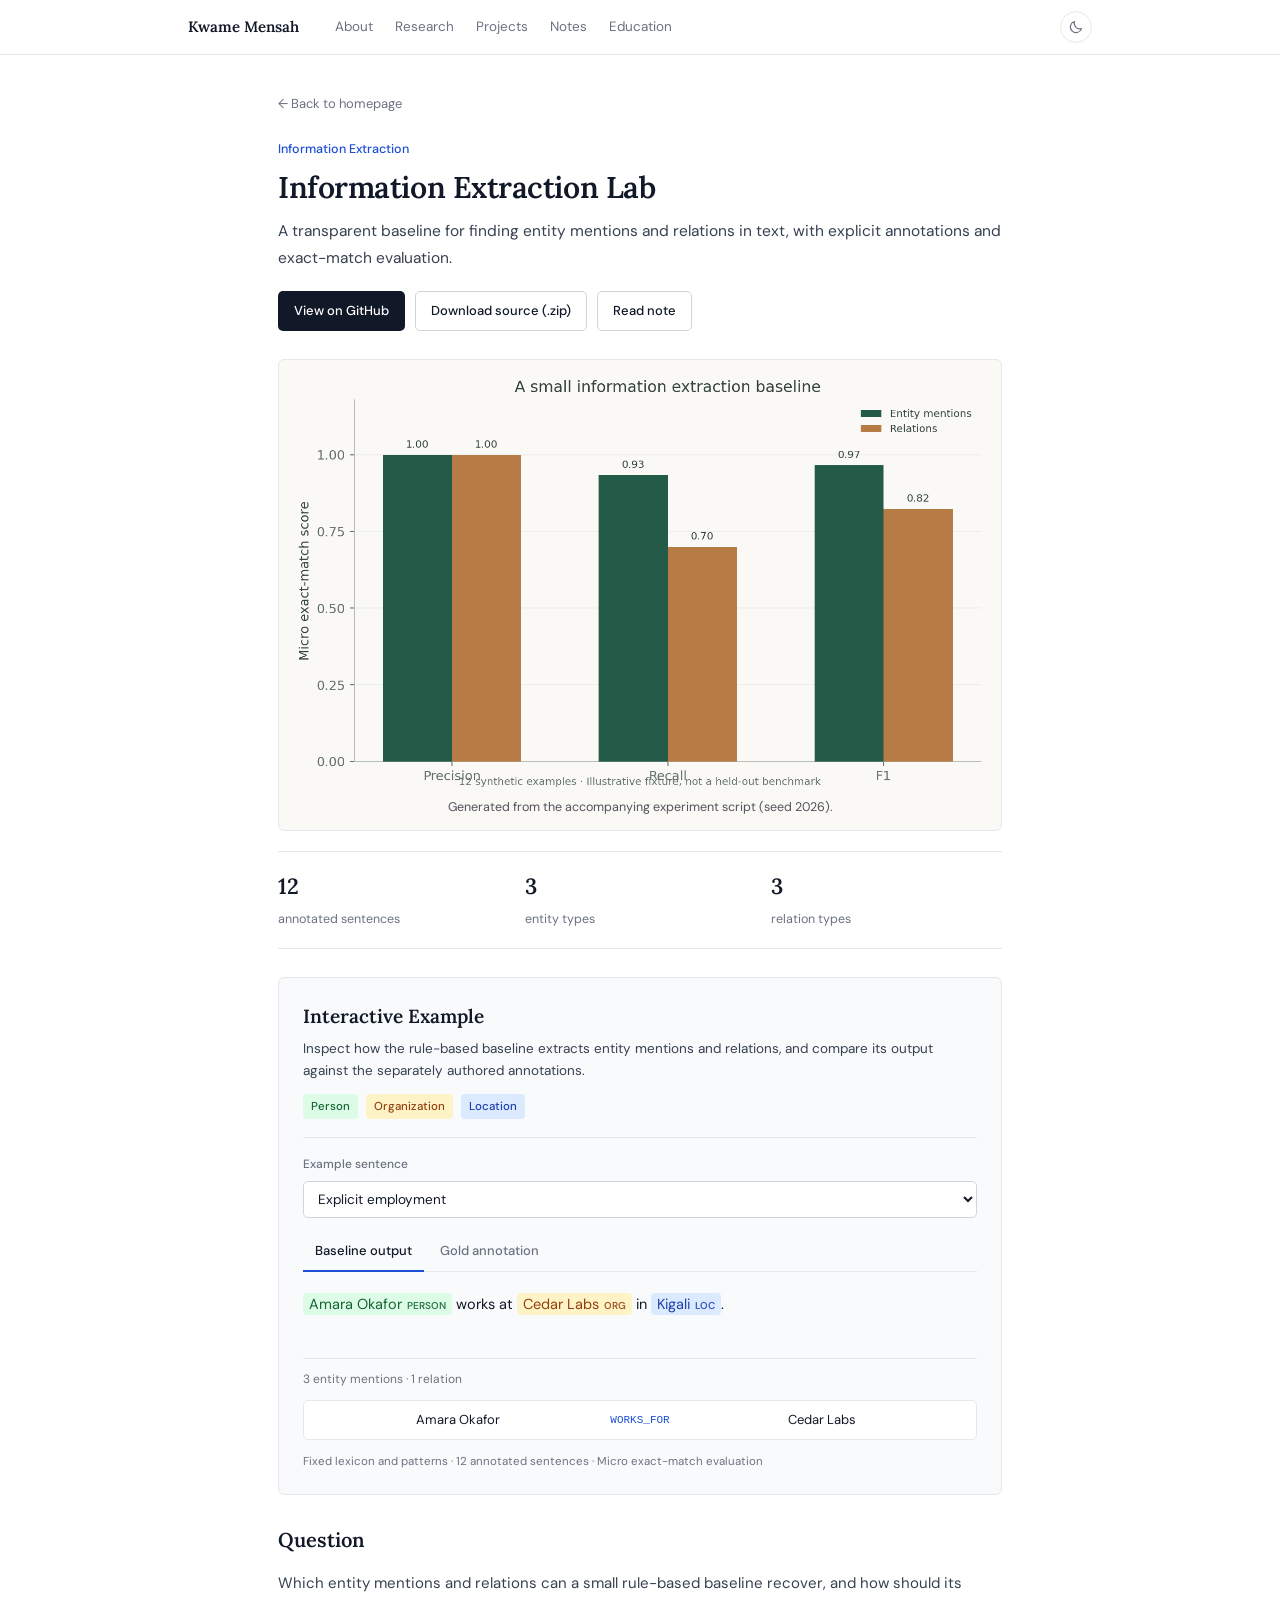
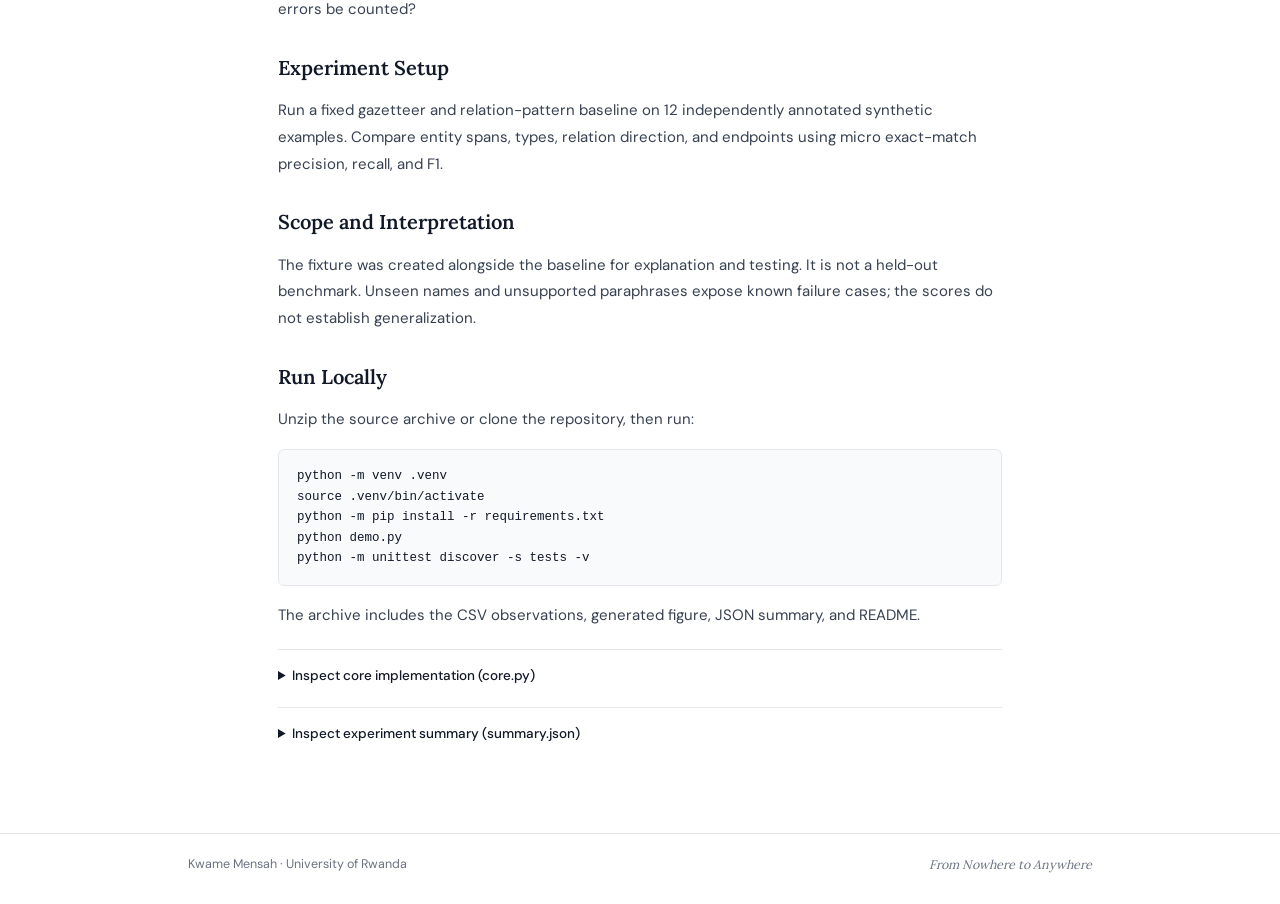
<file: projects/information-extraction-lab.html>
<!doctype html>
<html lang="en"><head><meta charset="utf-8"><meta name="viewport" content="width=device-width, initial-scale=1">
<meta name="description" content="Kwame Mensah — Undergraduate student in the Department of Computer Science, University of Rwanda. Research interests in machine learning theory and information extraction.">
<meta name="theme-color" content="#ffffff">
<title>Information Extraction Lab — Kwame Mensah</title>
<link rel="icon" href="data:,">
<meta property="og:type" content="website"><meta property="og:title" content="Information Extraction Lab — Kwame Mensah"><meta property="og:image" content="https://km1120-code.github.io/assets/img/kwame-cheetah-illustration.jpg"><meta property="og:description" content="Kwame Mensah — Department of Computer Science, University of Rwanda. Machine learning theory and information extraction."><link rel="stylesheet" href="../assets/css/style.css"><script defer src="../assets/js/site.js"></script></head><body>
<a class="skip-link" href="#main">Skip to content</a>
<header class="site-header"><div class="header-inner">
<a class="nav-home" href="../index.html">Kwame Mensah</a>
<nav aria-label="Main navigation"><a href="../index.html#about">About</a><a href="../index.html#research">Research</a><a href="../index.html#projects">Projects</a><a href="../index.html#notes">Notes</a><a href="../index.html#education">Education</a></nav>
<button class="theme-toggle" type="button" aria-label="Switch to dark theme" aria-pressed="false"><svg class="icon-moon" width="16" height="16" viewBox="0 0 24 24" fill="none" aria-hidden="true"><path d="M20.2 14.4A8.5 8.5 0 0 1 9.6 3.8a8.5 8.5 0 1 0 10.6 10.6Z" stroke="currentColor" stroke-width="1.7" stroke-linecap="round" stroke-linejoin="round"/></svg><svg class="icon-sun" width="16" height="16" viewBox="0 0 24 24" fill="none" aria-hidden="true"><circle cx="12" cy="12" r="4" stroke="currentColor" stroke-width="1.7"/><path d="M12 2.5v2.2M12 19.3v2.2M2.5 12h2.2M19.3 12h2.2M5.3 5.3l1.5 1.5M17.2 17.2l1.5 1.5M5.3 18.7l1.5-1.5M17.2 6.8l1.5-1.5" stroke="currentColor" stroke-width="1.7" stroke-linecap="round"/></svg></button></div></header><main id="main" class="detail-main">
  <a class="back-link" href="../index.html#projects">&larr; Back to homepage</a>
  <div class="detail-heading">
    <p class="detail-kicker">Information Extraction</p>
    <h1>Information Extraction Lab</h1>
    <p>A transparent baseline for finding entity mentions and relations in text, with explicit annotations and exact-match evaluation.</p>
    <div class="detail-actions">
      <a class="button primary" href="https://github.com/km1120-code/information-extraction-lab" target="_blank" rel="noopener">View on GitHub</a>
      <a class="button secondary" href="../downloads/information-extraction-lab.zip" download>Download source (.zip)</a>
      <a class="button secondary" href="../notes/information-extraction.html">Read note</a>
    </div>
  </div>
  <figure class="detail-figure">
    <img src="../assets/img/extraction-evaluation.png" alt="Information Extraction Lab experiment plot">
    <figcaption>Generated from the accompanying experiment script (seed 2026).</figcaption>
  </figure>
  <div class="metrics"><div><strong>12</strong><span>annotated sentences</span></div><div><strong>3</strong><span>entity types</span></div><div><strong>3</strong><span>relation types</span></div></div>
  <section class="ie-demo-box" id="interactive-demo" aria-labelledby="ie-demo-heading">
  <div class="ie-demo-header">
    <h2 id="ie-demo-heading">Interactive Example</h2>
    <p>Inspect how the rule-based baseline extracts entity mentions and relations, and compare its output against the separately authored annotations.</p>
    <div class="entity-legend" aria-label="Entity labels"><span class="legend-person">Person</span><span class="legend-org">Organization</span><span class="legend-loc">Location</span></div>
  </div>
  <div class="extraction-demo">
    <div class="ie-controls">
      <label class="ie-select-label" for="ie-example">Example sentence</label>
      <select id="ie-example" aria-controls="ie-sentence ie-relations"><option value="s01">Explicit employment</option></select>
    </div>
    <div class="ie-view" role="group" aria-label="Extraction output">
      <button type="button" data-ie-view="prediction" aria-pressed="true">Baseline output</button>
      <button type="button" data-ie-view="gold" aria-pressed="false">Gold annotation</button>
    </div>
    <div class="ie-result" aria-live="polite" aria-atomic="true">
      <p id="ie-sentence" class="ie-sentence">Amara Okafor works at Cedar Labs in Kigali.</p>
      <div class="ie-counts"><span id="ie-counts">3 entity mentions &middot; 1 relation</span></div>
      <div id="ie-relations" class="ie-relations"></div>
    </div>
    <p class="ie-limit">Fixed lexicon and patterns &middot; 12 annotated sentences &middot; Micro exact-match evaluation</p>
  </div>
  <script type="application/json" id="ie-example-data">[{"id": "s01", "title": "Explicit employment", "text": "Amara Okafor works at Cedar Labs in Kigali.", "gold": {"entities": [{"start": 0, "end": 12, "label": "PERSON", "text": "Amara Okafor"}, {"start": 22, "end": 32, "label": "ORG", "text": "Cedar Labs"}, {"start": 36, "end": 42, "label": "LOC", "text": "Kigali"}], "relations": [{"type": "WORKS_FOR", "head": [0, 12], "tail": [22, 32]}]}, "prediction": {"entities": [{"start": 0, "end": 12, "label": "PERSON", "text": "Amara Okafor"}, {"start": 22, "end": 32, "label": "ORG", "text": "Cedar Labs"}, {"start": 36, "end": 42, "label": "LOC", "text": "Kigali"}], "relations": [{"type": "WORKS_FOR", "head": [0, 12], "tail": [22, 32]}]}}, {"id": "s02", "title": "Founding", "text": "Kofi Mensah founded River AI in Accra.", "gold": {"entities": [{"start": 0, "end": 11, "label": "PERSON", "text": "Kofi Mensah"}, {"start": 20, "end": 28, "label": "ORG", "text": "River AI"}, {"start": 32, "end": 37, "label": "LOC", "text": "Accra"}], "relations": [{"type": "FOUNDED", "head": [0, 11], "tail": [20, 28]}]}, "prediction": {"entities": [{"start": 0, "end": 11, "label": "PERSON", "text": "Kofi Mensah"}, {"start": 20, "end": 28, "label": "ORG", "text": "River AI"}, {"start": 32, "end": 37, "label": "LOC", "text": "Accra"}], "relations": [{"type": "FOUNDED", "head": [0, 11], "tail": [20, 28]}]}}, {"id": "s03", "title": "Organization location", "text": "Cedar Labs is based in Kigali.", "gold": {"entities": [{"start": 0, "end": 10, "label": "ORG", "text": "Cedar Labs"}, {"start": 23, "end": 29, "label": "LOC", "text": "Kigali"}], "relations": [{"type": "BASED_IN", "head": [0, 10], "tail": [23, 29]}]}, "prediction": {"entities": [{"start": 0, "end": 10, "label": "ORG", "text": "Cedar Labs"}, {"start": 23, "end": 29, "label": "LOC", "text": "Kigali"}], "relations": [{"type": "BASED_IN", "head": [0, 10], "tail": [23, 29]}]}}, {"id": "s04", "title": "Joined an organization", "text": "Leila Njeri joined River AI.", "gold": {"entities": [{"start": 0, "end": 11, "label": "PERSON", "text": "Leila Njeri"}, {"start": 19, "end": 27, "label": "ORG", "text": "River AI"}], "relations": [{"type": "WORKS_FOR", "head": [0, 11], "tail": [19, 27]}]}, "prediction": {"entities": [{"start": 0, "end": 11, "label": "PERSON", "text": "Leila Njeri"}, {"start": 19, "end": 27, "label": "ORG", "text": "River AI"}], "relations": [{"type": "WORKS_FOR", "head": [0, 11], "tail": [19, 27]}]}}, {"id": "s05", "title": "Second organization location", "text": "River AI is based in Accra.", "gold": {"entities": [{"start": 0, "end": 8, "label": "ORG", "text": "River AI"}, {"start": 21, "end": 26, "label": "LOC", "text": "Accra"}], "relations": [{"type": "BASED_IN", "head": [0, 8], "tail": [21, 26]}]}, "prediction": {"entities": [{"start": 0, "end": 8, "label": "ORG", "text": "River AI"}, {"start": 21, "end": 26, "label": "LOC", "text": "Accra"}], "relations": [{"type": "BASED_IN", "head": [0, 8], "tail": [21, 26]}]}}, {"id": "s06", "title": "Negated statement", "text": "Amara Okafor did not join River AI.", "gold": {"entities": [{"start": 0, "end": 12, "label": "PERSON", "text": "Amara Okafor"}, {"start": 26, "end": 34, "label": "ORG", "text": "River AI"}], "relations": []}, "prediction": {"entities": [{"start": 0, "end": 12, "label": "PERSON", "text": "Amara Okafor"}, {"start": 26, "end": 34, "label": "ORG", "text": "River AI"}], "relations": []}}, {"id": "s07", "title": "Uncertain statement", "text": "Leila Njeri may join Cedar Labs.", "gold": {"entities": [{"start": 0, "end": 11, "label": "PERSON", "text": "Leila Njeri"}, {"start": 21, "end": 31, "label": "ORG", "text": "Cedar Labs"}], "relations": []}, "prediction": {"entities": [{"start": 0, "end": 11, "label": "PERSON", "text": "Leila Njeri"}, {"start": 21, "end": 31, "label": "ORG", "text": "Cedar Labs"}], "relations": []}}, {"id": "s08", "title": "Unsupported relation type", "text": "Cedar Labs invited Kofi Mensah to Kigali.", "gold": {"entities": [{"start": 0, "end": 10, "label": "ORG", "text": "Cedar Labs"}, {"start": 19, "end": 30, "label": "PERSON", "text": "Kofi Mensah"}, {"start": 34, "end": 40, "label": "LOC", "text": "Kigali"}], "relations": []}, "prediction": {"entities": [{"start": 0, "end": 10, "label": "ORG", "text": "Cedar Labs"}, {"start": 19, "end": 30, "label": "PERSON", "text": "Kofi Mensah"}, {"start": 34, "end": 40, "label": "LOC", "text": "Kigali"}], "relations": []}}, {"id": "s09", "title": "Unseen names", "text": "Northstar Labs hired Eva Moreau.", "gold": {"entities": [{"start": 0, "end": 14, "label": "ORG", "text": "Northstar Labs"}, {"start": 21, "end": 31, "label": "PERSON", "text": "Eva Moreau"}], "relations": [{"type": "WORKS_FOR", "head": [21, 31], "tail": [0, 14]}]}, "prediction": {"entities": [], "relations": []}}, {"id": "s10", "title": "Appositive paraphrase", "text": "Kofi Mensah, a researcher at Cedar Labs, spoke in Accra.", "gold": {"entities": [{"start": 0, "end": 11, "label": "PERSON", "text": "Kofi Mensah"}, {"start": 29, "end": 39, "label": "ORG", "text": "Cedar Labs"}, {"start": 50, "end": 55, "label": "LOC", "text": "Accra"}], "relations": [{"type": "WORKS_FOR", "head": [0, 11], "tail": [29, 39]}]}, "prediction": {"entities": [{"start": 0, "end": 11, "label": "PERSON", "text": "Kofi Mensah"}, {"start": 29, "end": 39, "label": "ORG", "text": "Cedar Labs"}, {"start": 50, "end": 55, "label": "LOC", "text": "Accra"}], "relations": []}}, {"id": "s11", "title": "Different verb form", "text": "Leila Njeri co-founded River AI.", "gold": {"entities": [{"start": 0, "end": 11, "label": "PERSON", "text": "Leila Njeri"}, {"start": 23, "end": 31, "label": "ORG", "text": "River AI"}], "relations": [{"type": "FOUNDED", "head": [0, 11], "tail": [23, 31]}]}, "prediction": {"entities": [{"start": 0, "end": 11, "label": "PERSON", "text": "Leila Njeri"}, {"start": 23, "end": 31, "label": "ORG", "text": "River AI"}], "relations": []}}, {"id": "s12", "title": "Two sentences", "text": "Amara Okafor founded Cedar Labs. Cedar Labs is based in Kigali.", "gold": {"entities": [{"start": 0, "end": 12, "label": "PERSON", "text": "Amara Okafor"}, {"start": 21, "end": 31, "label": "ORG", "text": "Cedar Labs"}, {"start": 33, "end": 43, "label": "ORG", "text": "Cedar Labs"}, {"start": 56, "end": 62, "label": "LOC", "text": "Kigali"}], "relations": [{"type": "FOUNDED", "head": [0, 12], "tail": [21, 31]}, {"type": "BASED_IN", "head": [33, 43], "tail": [56, 62]}]}, "prediction": {"entities": [{"start": 0, "end": 12, "label": "PERSON", "text": "Amara Okafor"}, {"start": 21, "end": 31, "label": "ORG", "text": "Cedar Labs"}, {"start": 33, "end": 43, "label": "ORG", "text": "Cedar Labs"}, {"start": 56, "end": 62, "label": "LOC", "text": "Kigali"}], "relations": [{"type": "FOUNDED", "head": [0, 12], "tail": [21, 31]}, {"type": "BASED_IN", "head": [33, 43], "tail": [56, 62]}]}}]</script>
</section>
  <div class="article-body">
    <h2>Question</h2>
    <p>Which entity mentions and relations can a small rule-based baseline recover, and how should its errors be counted?</p>
    <h2>Experiment Setup</h2>
    <p>Run a fixed gazetteer and relation-pattern baseline on 12 independently annotated synthetic examples. Compare entity spans, types, relation direction, and endpoints using micro exact-match precision, recall, and F1.</p>
    <h2>Scope and Interpretation</h2>
    <p>The fixture was created alongside the baseline for explanation and testing. It is not a held-out benchmark. Unseen names and unsupported paraphrases expose known failure cases; the scores do not establish generalization.</p>
    <h2>Run Locally</h2>
    <p>Unzip the source archive or clone the repository, then run:</p>
    <pre><code>python -m venv .venv
source .venv/bin/activate
python -m pip install -r requirements.txt
python demo.py
python -m unittest discover -s tests -v</code></pre>
    <p>The archive includes the CSV observations, generated figure, JSON summary, and README.</p>
    <details class="source-disclosure"><summary>Inspect core implementation (core.py)</summary><pre><code>&quot;&quot;&quot;Transparent gazetteer and relation-pattern baseline, with exact-match scoring.&quot;&quot;&quot;
import re

LEXICON = {
    &#x27;PERSON&#x27;: (&#x27;Amara Okafor&#x27;, &#x27;Kofi Mensah&#x27;, &#x27;Leila Njeri&#x27;),
    &#x27;ORG&#x27;: (&#x27;Cedar Labs&#x27;, &#x27;River AI&#x27;),
    &#x27;LOC&#x27;: (&#x27;Kigali&#x27;, &#x27;Accra&#x27;),
}
RELATION_PATTERNS = (
    (&#x27;PERSON&#x27;, &#x27;ORG&#x27;, &#x27;WORKS_FOR&#x27;, re.compile(r&#x27;\s+(?:works at|joined)\s+&#x27;, re.I)),
    (&#x27;PERSON&#x27;, &#x27;ORG&#x27;, &#x27;FOUNDED&#x27;, re.compile(r&#x27;\s+founded\s+&#x27;, re.I)),
    (&#x27;ORG&#x27;, &#x27;LOC&#x27;, &#x27;BASED_IN&#x27;, re.compile(r&#x27;\s+is based in\s+&#x27;, re.I)),
)


def extract(text):
    &quot;&quot;&quot;Return entity mentions and relations; offsets are half-open characters.

    This baseline recognizes a fixed lexicon and three explicit verb patterns.
    It is neither a pretrained model nor a general-purpose language parser.
    &quot;&quot;&quot;
    if not isinstance(text, str):
        raise TypeError(&#x27;text must be a string&#x27;)
    candidates = []
    for label, names in LEXICON.items():
        for name in names:
            for match in re.finditer(r&#x27;(?&lt;!\w)&#x27; + re.escape(name) + r&#x27;(?!\w)&#x27;, text, re.I):
                candidates.append({&#x27;start&#x27;: match.start(), &#x27;end&#x27;: match.end(),
                                   &#x27;label&#x27;: label, &#x27;text&#x27;: match.group()})
    # Longest mention first at the same start; do not emit overlapping entities.
    entities = []
    for entity in sorted(candidates, key=lambda x: (x[&#x27;start&#x27;], -x[&#x27;end&#x27;], x[&#x27;label&#x27;])):
        if not entities or entity[&#x27;start&#x27;] &gt;= entities[-1][&#x27;end&#x27;]:
            entities.append(entity)
    relations = []
    for head, tail in zip(entities, entities[1:]):
        between = text[head[&#x27;end&#x27;]:tail[&#x27;start&#x27;]]
        for head_type, tail_type, label, pattern in RELATION_PATTERNS:
            if head[&#x27;label&#x27;] == head_type and tail[&#x27;label&#x27;] == tail_type and pattern.fullmatch(between):
                relations.append({&#x27;type&#x27;: label,
                                  &#x27;head&#x27;: [head[&#x27;start&#x27;], head[&#x27;end&#x27;]],
                                  &#x27;tail&#x27;: [tail[&#x27;start&#x27;], tail[&#x27;end&#x27;]]})
    return {&#x27;entities&#x27;: entities, &#x27;relations&#x27;: relations}


def entity_keys(result):
    return {(x[&#x27;start&#x27;], x[&#x27;end&#x27;], x[&#x27;label&#x27;]) for x in result[&#x27;entities&#x27;]}


def relation_keys(result):
    return {(x[&#x27;type&#x27;], *x[&#x27;head&#x27;], *x[&#x27;tail&#x27;]) for x in result[&#x27;relations&#x27;]}


def score_pairs(pairs, key_fn):
    &quot;&quot;&quot;Micro exact-match PRF over (prediction, gold) pairs, document by document.

    A mention must match both character boundaries and its label. A relation
    must match its type, direction, and both endpoint spans. Duplicate records
    within a document count once. Undefined ratios are reported as zero.
    &quot;&quot;&quot;
    tp = fp = fn = 0
    for predicted, gold in pairs:
        pred_set, gold_set = key_fn(predicted), key_fn(gold)
        tp += len(pred_set &amp; gold_set)
        fp += len(pred_set - gold_set)
        fn += len(gold_set - pred_set)
    precision = tp / (tp + fp) if tp + fp else 0.
    recall = tp / (tp + fn) if tp + fn else 0.
    f1 = 2 * tp / (2 * tp + fp + fn) if 2 * tp + fp + fn else 0.
    return {&#x27;tp&#x27;: tp, &#x27;fp&#x27;: fp, &#x27;fn&#x27;: fn, &#x27;precision&#x27;: precision, &#x27;recall&#x27;: recall, &#x27;f1&#x27;: f1}
</code></pre></details>
    <details class="source-disclosure"><summary>Inspect experiment summary (summary.json)</summary><pre><code>{
  &quot;experiment&quot;: &quot;Gazetteer and pattern-based information extraction&quot;,
  &quot;dataset&quot;: &quot;12 hand-authored synthetic examples, including known failure cases&quot;,
  &quot;documents&quot;: 12,
  &quot;entity_types&quot;: [
    &quot;PERSON&quot;,
    &quot;ORG&quot;,
    &quot;LOC&quot;
  ],
  &quot;relation_types&quot;: [
    &quot;WORKS_FOR&quot;,
    &quot;FOUNDED&quot;,
    &quot;BASED_IN&quot;
  ],
  &quot;evaluation&quot;: &quot;Micro exact-match precision, recall and F1; half-open character offsets&quot;,
  &quot;fixture_sha256&quot;: &quot;fd9be8b5a1b5a5956b49c9f3b7349554cbcd260048f1cdd185a9429b9e7080b3&quot;,
  &quot;metrics&quot;: {
    &quot;entities&quot;: {
      &quot;tp&quot;: 28,
      &quot;fp&quot;: 0,
      &quot;fn&quot;: 2,
      &quot;precision&quot;: 1.0,
      &quot;recall&quot;: 0.9333333333333333,
      &quot;f1&quot;: 0.9655172413793104
    },
    &quot;relations&quot;: {
      &quot;tp&quot;: 7,
      &quot;fp&quot;: 0,
      &quot;fn&quot;: 3,
      &quot;precision&quot;: 1.0,
      &quot;recall&quot;: 0.7,
      &quot;f1&quot;: 0.8235294117647058
    }
  },
  &quot;limitations&quot;: &quot;Illustrative fixture designed alongside the baseline; not a held-out benchmark. No generalization claim.&quot;
}</code></pre></details>
  </div>
</main><footer class="site-footer"><div class="footer-inner"><span>Kwame Mensah &middot; University of Rwanda</span><span class="footer-motto">From Nowhere to Anywhere</span></div></footer></body></html>
</file>
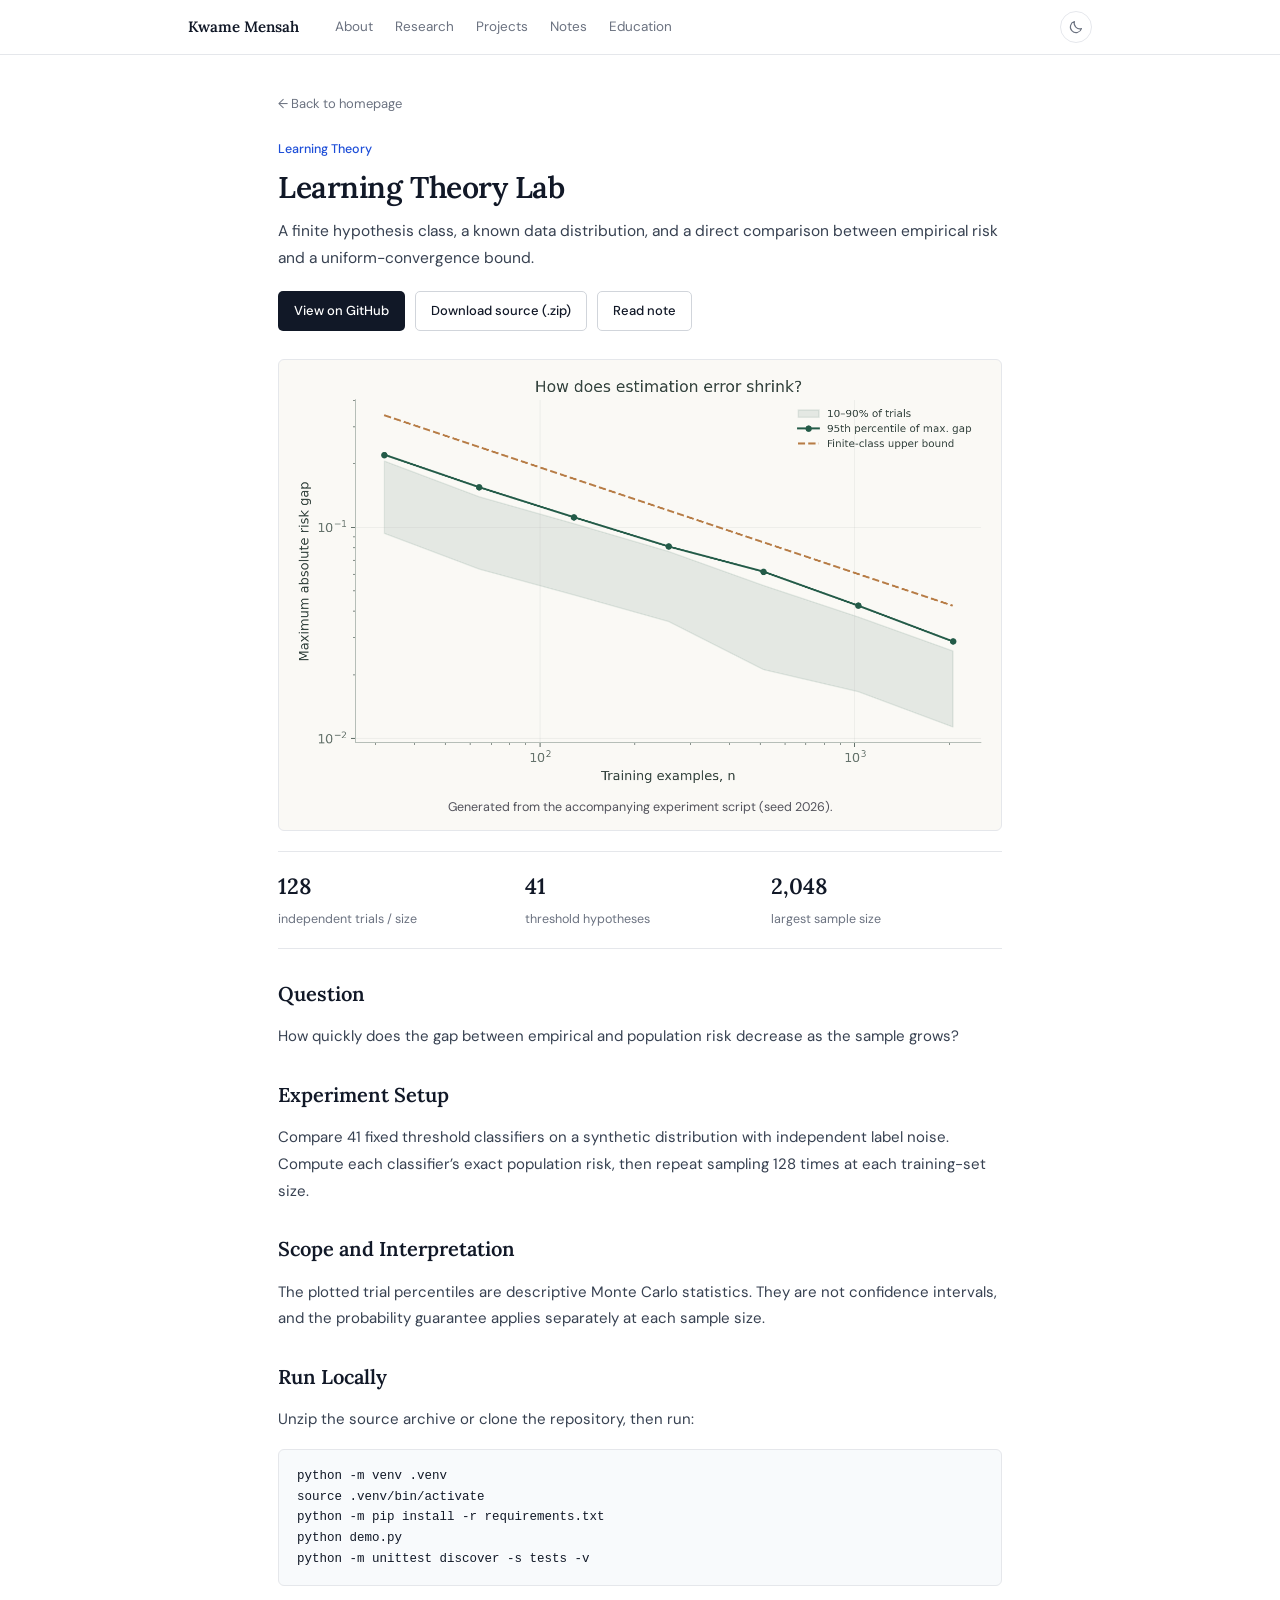
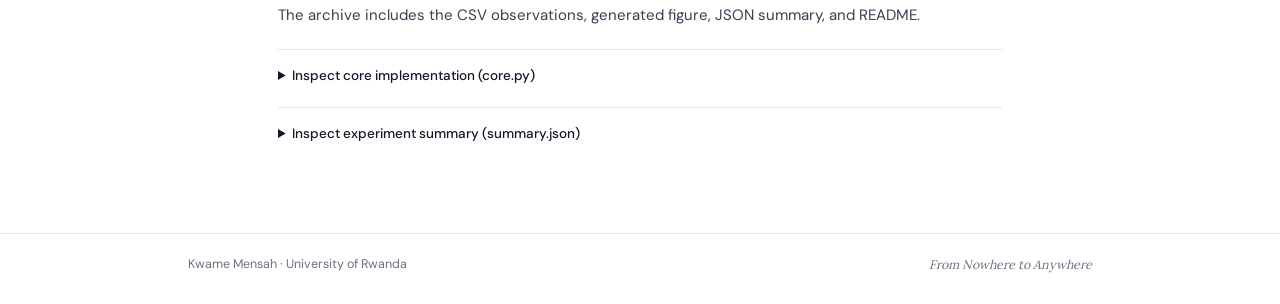
<file: projects/learning-theory-lab.html>
<!doctype html>
<html lang="en"><head><meta charset="utf-8"><meta name="viewport" content="width=device-width, initial-scale=1">
<meta name="description" content="Kwame Mensah — Undergraduate student in the Department of Computer Science, University of Rwanda. Research interests in machine learning theory and information extraction.">
<meta name="theme-color" content="#ffffff">
<title>Learning Theory Lab — Kwame Mensah</title>
<link rel="icon" href="data:,">
<meta property="og:type" content="website"><meta property="og:title" content="Learning Theory Lab — Kwame Mensah"><meta property="og:image" content="https://km1120-code.github.io/assets/img/kwame-cheetah-illustration.jpg"><meta property="og:description" content="Kwame Mensah — Department of Computer Science, University of Rwanda. Machine learning theory and information extraction."><link rel="stylesheet" href="../assets/css/style.css"><script defer src="../assets/js/site.js"></script></head><body>
<a class="skip-link" href="#main">Skip to content</a>
<header class="site-header"><div class="header-inner">
<a class="nav-home" href="../index.html">Kwame Mensah</a>
<nav aria-label="Main navigation"><a href="../index.html#about">About</a><a href="../index.html#research">Research</a><a href="../index.html#projects">Projects</a><a href="../index.html#notes">Notes</a><a href="../index.html#education">Education</a></nav>
<button class="theme-toggle" type="button" aria-label="Switch to dark theme" aria-pressed="false"><svg class="icon-moon" width="16" height="16" viewBox="0 0 24 24" fill="none" aria-hidden="true"><path d="M20.2 14.4A8.5 8.5 0 0 1 9.6 3.8a8.5 8.5 0 1 0 10.6 10.6Z" stroke="currentColor" stroke-width="1.7" stroke-linecap="round" stroke-linejoin="round"/></svg><svg class="icon-sun" width="16" height="16" viewBox="0 0 24 24" fill="none" aria-hidden="true"><circle cx="12" cy="12" r="4" stroke="currentColor" stroke-width="1.7"/><path d="M12 2.5v2.2M12 19.3v2.2M2.5 12h2.2M19.3 12h2.2M5.3 5.3l1.5 1.5M17.2 17.2l1.5 1.5M5.3 18.7l1.5-1.5M17.2 6.8l1.5-1.5" stroke="currentColor" stroke-width="1.7" stroke-linecap="round"/></svg></button></div></header><main id="main" class="detail-main">
  <a class="back-link" href="../index.html#projects">&larr; Back to homepage</a>
  <div class="detail-heading">
    <p class="detail-kicker">Learning Theory</p>
    <h1>Learning Theory Lab</h1>
    <p>A finite hypothesis class, a known data distribution, and a direct comparison between empirical risk and a uniform-convergence bound.</p>
    <div class="detail-actions">
      <a class="button primary" href="https://github.com/km1120-code/learning-theory-lab" target="_blank" rel="noopener">View on GitHub</a>
      <a class="button secondary" href="../downloads/learning-theory-lab.zip" download>Download source (.zip)</a>
      <a class="button secondary" href="../notes/finite-class-bounds.html">Read note</a>
    </div>
  </div>
  <figure class="detail-figure">
    <img src="../assets/img/uniform-convergence.png" alt="Learning Theory Lab experiment plot">
    <figcaption>Generated from the accompanying experiment script (seed 2026).</figcaption>
  </figure>
  <div class="metrics"><div><strong>128</strong><span>independent trials / size</span></div><div><strong>41</strong><span>threshold hypotheses</span></div><div><strong>2,048</strong><span>largest sample size</span></div></div>
  
  <div class="article-body">
    <h2>Question</h2>
    <p>How quickly does the gap between empirical and population risk decrease as the sample grows?</p>
    <h2>Experiment Setup</h2>
    <p>Compare 41 fixed threshold classifiers on a synthetic distribution with independent label noise. Compute each classifier’s exact population risk, then repeat sampling 128 times at each training-set size.</p>
    <h2>Scope and Interpretation</h2>
    <p>The plotted trial percentiles are descriptive Monte Carlo statistics. They are not confidence intervals, and the probability guarantee applies separately at each sample size.</p>
    <h2>Run Locally</h2>
    <p>Unzip the source archive or clone the repository, then run:</p>
    <pre><code>python -m venv .venv
source .venv/bin/activate
python -m pip install -r requirements.txt
python demo.py
python -m unittest discover -s tests -v</code></pre>
    <p>The archive includes the CSV observations, generated figure, JSON summary, and README.</p>
    <details class="source-disclosure"><summary>Inspect core implementation (core.py)</summary><pre><code>import numpy as np

def population_risk(thresholds, noise=0.1):
    thresholds = np.asarray(thresholds, dtype=float)
    if np.any((thresholds &lt; 0) | (thresholds &gt; 1)) or not 0 &lt;= noise &lt;= 0.5:
        raise ValueError(&#x27;Thresholds must be in [0, 1], noise in [0, 0.5].&#x27;)
    return noise + (1 - 2 * noise) * np.abs(thresholds - 0.5)

def empirical_risks(x, y, thresholds):
    x, y, thresholds = np.asarray(x), np.asarray(y), np.asarray(thresholds)
    if x.ndim != 1 or y.shape != x.shape or len(x) == 0:
        raise ValueError(&#x27;A nonempty one-dimensional sample is required.&#x27;)
    return np.mean((x[:, None] &gt;= thresholds[None, :]) != y[:, None], axis=0)

def uniform_bound(n, hypotheses, delta=0.05):
    if n &lt;= 0 or hypotheses &lt;= 0 or not 0 &lt; delta &lt; 1:
        raise ValueError(&#x27;Positive n and class size, and delta in (0, 1), required.&#x27;)
    return np.sqrt(np.log(2 * hypotheses / delta) / (2 * n))
</code></pre></details>
    <details class="source-disclosure"><summary>Inspect experiment summary (summary.json)</summary><pre><code>{
  &quot;experiment&quot;: &quot;finite-class uniform convergence&quot;,
  &quot;seed&quot;: 2026,
  &quot;trials&quot;: 128,
  &quot;noise&quot;: 0.1,
  &quot;delta&quot;: 0.05,
  &quot;hypotheses&quot;: 41,
  &quot;sizes&quot;: [
    32,
    64,
    128,
    256,
    512,
    1024,
    2048
  ],
  &quot;largest_n_q95&quot;: 0.02880078125000004,
  &quot;largest_n_bound&quot;: 0.04251163535815538,
  &quot;interpretation&quot;: &quot;Synthetic Monte Carlo illustration; percentile band is not a confidence interval.&quot;
}</code></pre></details>
  </div>
</main><footer class="site-footer"><div class="footer-inner"><span>Kwame Mensah &middot; University of Rwanda</span><span class="footer-motto">From Nowhere to Anywhere</span></div></footer></body></html>
</file>
<file: assets/css/style.css>
@font-face {
  font-family: 'DM Sans';
  src: url('../fonts/dm-sans.ttf') format('truetype');
  font-weight: 100 1000;
  font-display: swap;
}

@font-face {
  font-family: 'Lora';
  src: url('../fonts/lora.ttf') format('truetype');
  font-weight: 400 700;
  font-display: swap;
}

:root {
  --bg: #ffffff;
  --surface: #f8fafc;
  --surface-hover: #f1f5f9;
  --ink: #111827;
  --body: #374151;
  --muted: #6b7280;
  --border: #e5e7eb;
  --border-strong: #d1d5db;
  --accent: #1d4ed8;
  --accent-hover: #1e3a8a;
  --accent-soft: #eff6ff;
  --link-underline: rgba(29, 78, 216, 0.28);
  --figure-bg: #faf9f5;
  --radius: 6px;
  color-scheme: light;
}

:root[data-theme='dark'] {
  --bg: #0f1117;
  --surface: #161a23;
  --surface-hover: #1e2430;
  --ink: #f3f4f6;
  --body: #d1d5db;
  --muted: #9ca3af;
  --border: #262c3a;
  --border-strong: #374151;
  --accent: #60a5fa;
  --accent-hover: #93c5fd;
  --accent-soft: rgba(96, 165, 250, 0.12);
  --link-underline: rgba(96, 165, 250, 0.35);
  --figure-bg: #f4f4f0;
  color-scheme: dark;
}

*, *::before, *::after {
  box-sizing: border-box;
}

html {
  scroll-behavior: smooth;
  scroll-padding-top: 72px;
}

body {
  margin: 0;
  background: var(--bg);
  color: var(--ink);
  font-family: 'DM Sans', -apple-system, BlinkMacSystemFont, 'Segoe UI', Roboto, 'Helvetica Neue', Arial, sans-serif;
  font-size: 15px;
  line-height: 1.72;
  -webkit-font-smoothing: antialiased;
}

img {
  display: block;
  max-width: 100%;
  height: auto;
}

h1, h2, h3, p, ul, figure {
  margin: 0;
}

a {
  color: var(--accent);
  text-decoration: none;
}

a:hover {
  color: var(--accent-hover);
}

button, select {
  font: inherit;
}

button {
  cursor: pointer;
}

button:focus-visible, a:focus-visible, select:focus-visible, summary:focus-visible {
  outline: 2px solid var(--accent);
  outline-offset: 3px;
}

::selection {
  background: var(--accent-soft);
  color: var(--ink);
}

.skip-link {
  position: fixed;
  left: 16px;
  top: -80px;
  z-index: 50;
  padding: 8px 14px;
  background: var(--ink);
  color: var(--bg);
  border-radius: 4px;
  font-size: 13px;
}

.skip-link:focus {
  top: 12px;
}

/* Header */
.site-header {
  position: sticky;
  top: 0;
  z-index: 20;
  background: color-mix(in srgb, var(--bg) 92%, transparent);
  backdrop-filter: blur(8px);
  -webkit-backdrop-filter: blur(8px);
  border-bottom: 1px solid var(--border);
}

.header-inner {
  max-width: 960px;
  margin: 0 auto;
  height: 54px;
  padding: 0 28px;
  display: flex;
  align-items: center;
  gap: 24px;
}

.nav-home {
  font-family: 'Lora', Georgia, serif;
  font-size: 15px;
  font-weight: 600;
  color: var(--ink);
  margin-right: 12px;
  white-space: nowrap;
}

.nav-home:hover {
  color: var(--accent);
}

.header-inner nav {
  display: flex;
  align-items: center;
  gap: 22px;
  font-size: 13.5px;
}

.header-inner nav a {
  color: var(--muted);
  padding: 4px 0;
  position: relative;
}

.header-inner nav a:hover,
.header-inner nav a.active {
  color: var(--ink);
}

.header-inner nav a.active::after {
  content: '';
  position: absolute;
  left: 0;
  right: 0;
  bottom: -2px;
  height: 1.5px;
  background: var(--accent);
}

.theme-toggle {
  margin-left: auto;
  width: 32px;
  height: 32px;
  border-radius: 50%;
  border: 1px solid var(--border);
  background: transparent;
  color: var(--muted);
  display: grid;
  place-items: center;
  padding: 0;
  flex: none;
  transition: color 0.15s ease, background-color 0.15s ease, border-color 0.15s ease;
}

.theme-toggle:hover {
  color: var(--ink);
  background: var(--surface);
  border-color: var(--border-strong);
}

.theme-toggle .icon-sun {
  display: none;
}

:root[data-theme='dark'] .theme-toggle .icon-moon {
  display: none;
}

:root[data-theme='dark'] .theme-toggle .icon-sun {
  display: block;
}

/* Homepage two-column academic layout */
.page-shell {
  max-width: 960px;
  margin: 0 auto;
  padding: 48px 28px 64px;
}

.academic-layout {
  display: grid;
  grid-template-columns: 244px minmax(0, 1fr);
  gap: 56px;
  align-items: start;
}

.profile-sidebar {
  position: sticky;
  top: 82px;
}

.avatar-frame {
  width: 168px;
  height: 168px;
  border-radius: 10px;
  overflow: hidden;
  border: 1px solid var(--border);
  background: var(--surface);
}

.avatar-image {
  width: 100%;
  height: 100%;
  object-fit: cover;
}

.profile-identity {
  margin-top: 18px;
}

.profile-identity h1 {
  font-family: 'Lora', Georgia, serif;
  font-size: 25px;
  font-weight: 600;
  line-height: 1.25;
  letter-spacing: -0.015em;
  color: var(--ink);
}

.profile-role {
  margin-top: 6px;
  font-size: 14px;
  font-weight: 500;
  color: var(--ink);
}

.profile-dept,
.profile-inst {
  font-size: 13.5px;
  line-height: 1.5;
  color: var(--body);
}

.profile-inst a {
  color: var(--body);
}

.profile-inst a:hover {
  color: var(--accent);
  text-decoration: underline;
  text-underline-offset: 3px;
}

.profile-loc {
  margin-top: 2px;
  font-size: 13px;
  color: var(--muted);
}

.profile-motto {
  margin-top: 14px;
  padding-top: 12px;
  border-top: 1px solid var(--border);
  font-family: 'Lora', Georgia, serif;
  font-style: italic;
  font-size: 13px;
  color: var(--muted);
  line-height: 1.5;
}

.profile-links {
  list-style: none;
  padding: 14px 0 0;
  margin: 14px 0 0;
  border-top: 1px solid var(--border);
  display: flex;
  flex-direction: column;
  gap: 8px;
}

.profile-links a {
  display: inline-flex;
  align-items: flex-start;
  gap: 9px;
  font-size: 13px;
  line-height: 1.45;
  color: var(--body);
  max-width: 100%;
}

.profile-links a:hover {
  color: var(--accent);
}

.profile-links .icon {
  flex: none;
  margin-top: 2px;
  color: var(--muted);
}

.profile-links a:hover .icon {
  color: var(--accent);
}

.profile-links .email-text {
  font-size: 12.2px;
  overflow-wrap: anywhere;
  word-break: break-word;
}

/* Main academic column */
.academic-content {
  min-width: 0;
}

.content-section {
  padding-top: 34px;
}

.content-section.first-section {
  padding-top: 0;
}

.content-section h2 {
  font-family: 'Lora', Georgia, serif;
  font-size: 19px;
  font-weight: 600;
  line-height: 1.3;
  letter-spacing: -0.01em;
  color: var(--ink);
  padding-bottom: 8px;
  margin-bottom: 16px;
  border-bottom: 1px solid var(--border);
}

.content-section p {
  color: var(--body);
  margin-bottom: 12px;
}

.content-section p:last-child {
  margin-bottom: 0;
}

.content-section p a {
  text-decoration: underline;
  text-decoration-color: var(--link-underline);
  text-underline-offset: 3px;
}

.content-section p a:hover {
  text-decoration-color: var(--accent);
}

.content-section strong {
  font-weight: 600;
  color: var(--ink);
}

/* Research interests list */
.interest-list {
  padding-left: 18px;
  display: flex;
  flex-direction: column;
  gap: 8px;
  color: var(--body);
}

.interest-list li {
  padding-left: 2px;
}

/* Projects list (Minimal Light / academic publication style) */
.project-list {
  display: flex;
  flex-direction: column;
}

.project-row {
  display: grid;
  grid-template-columns: 176px minmax(0, 1fr);
  gap: 20px;
  padding: 18px 0;
  border-bottom: 1px solid var(--border);
  align-items: start;
}

.project-row:first-child {
  padding-top: 4px;
}

.project-row:last-child {
  border-bottom: 0;
  padding-bottom: 4px;
}

.project-thumb {
  display: block;
  border: 1px solid var(--border);
  border-radius: var(--radius);
  overflow: hidden;
  background: var(--figure-bg);
  padding: 5px;
  transition: border-color 0.15s ease;
}

.project-thumb:hover {
  border-color: var(--accent);
}

.project-thumb img {
  width: 100%;
  aspect-ratio: 16 / 10;
  object-fit: contain;
}

.project-info h3 {
  font-size: 15.5px;
  font-weight: 600;
  line-height: 1.35;
}

.project-info h3 a {
  color: var(--ink);
}

.project-info h3 a:hover {
  color: var(--accent);
}

.project-desc {
  margin-top: 5px;
  font-size: 14px;
  line-height: 1.62;
  color: var(--body);
}

.project-meta {
  margin-top: 6px;
  font-size: 12.5px;
  color: var(--muted);
}

.project-links {
  display: flex;
  flex-wrap: wrap;
  gap: 7px;
  margin-top: 10px;
}

.pill-link {
  display: inline-flex;
  align-items: center;
  font-size: 12px;
  font-weight: 500;
  line-height: 1;
  padding: 5px 10px;
  border-radius: 4px;
  border: 1px solid var(--border-strong);
  color: var(--ink);
  background: transparent;
}

.pill-link:hover {
  border-color: var(--accent);
  color: var(--accent);
  background: var(--accent-soft);
}

.section-more {
  margin-top: 16px;
  font-size: 13.5px;
}

/* Notes list */
.notes-list {
  list-style: none;
  padding: 0;
}

.note-item {
  display: flex;
  align-items: baseline;
  justify-content: space-between;
  gap: 16px;
  padding: 10px 0;
  border-bottom: 1px solid var(--border);
}

.note-item:first-child {
  padding-top: 2px;
}

.note-item:last-child {
  border-bottom: 0;
  padding-bottom: 2px;
}

.note-item a {
  font-size: 14.5px;
  font-weight: 500;
  color: var(--ink);
}

.note-item a:hover {
  color: var(--accent);
  text-decoration: underline;
  text-underline-offset: 3px;
}

.note-topic {
  font-size: 12.5px;
  color: var(--muted);
  white-space: nowrap;
  flex: none;
}

/* Education */
.edu-row {
  display: flex;
  align-items: baseline;
  justify-content: space-between;
  gap: 16px;
}

.edu-main {
  display: flex;
  flex-direction: column;
  gap: 2px;
}

.edu-main strong {
  font-size: 15px;
}

.edu-main span {
  font-size: 14px;
  color: var(--body);
}

.edu-meta {
  display: flex;
  flex-direction: column;
  align-items: flex-end;
  gap: 2px;
  font-size: 13px;
  color: var(--muted);
  white-space: nowrap;
}

.edu-city {
  font-size: 12.5px;
}

/* Footer */
.site-footer {
  border-top: 1px solid var(--border);
  margin-top: 24px;
}

.footer-inner {
  max-width: 960px;
  margin: 0 auto;
  padding: 20px 28px 28px;
  display: flex;
  align-items: center;
  justify-content: space-between;
  gap: 16px;
  font-size: 12.5px;
  color: var(--muted);
}

.footer-motto {
  font-family: 'Lora', Georgia, serif;
  font-style: italic;
}

/* Project and Note Detail Pages */
.detail-main {
  max-width: 780px;
  margin: 0 auto;
  padding: 36px 28px 64px;
  min-height: 70vh;
}

.back-link {
  display: inline-block;
  font-size: 13px;
  color: var(--muted);
  margin-bottom: 24px;
}

.back-link:hover {
  color: var(--accent);
}

.detail-kicker {
  font-size: 12.5px;
  font-weight: 500;
  color: var(--accent);
  margin-bottom: 8px;
}

.detail-heading h1 {
  font-family: 'Lora', Georgia, serif;
  font-size: 30px;
  font-weight: 600;
  line-height: 1.25;
  letter-spacing: -0.015em;
  color: var(--ink);
  margin-bottom: 12px;
}

.detail-heading > p:not(.detail-kicker) {
  font-size: 15.5px;
  color: var(--body);
  line-height: 1.7;
}

.note-subtitle {
  font-size: 14px !important;
  color: var(--muted) !important;
}

.detail-actions {
  display: flex;
  flex-wrap: wrap;
  gap: 10px;
  margin-top: 20px;
}

.button {
  display: inline-flex;
  align-items: center;
  justify-content: center;
  font-size: 13px;
  font-weight: 500;
  padding: 8px 15px;
  border-radius: 5px;
  border: 1px solid transparent;
}

.button.primary {
  background: var(--ink);
  color: var(--bg);
}

.button.primary:hover {
  background: var(--accent);
  color: #ffffff;
}

.button.secondary {
  border-color: var(--border-strong);
  color: var(--ink);
  background: transparent;
}

.button.secondary:hover {
  border-color: var(--accent);
  color: var(--accent);
  background: var(--accent-soft);
}

.detail-figure {
  background: var(--figure-bg);
  border: 1px solid var(--border);
  border-radius: var(--radius);
  padding: 16px 16px 12px;
  margin-top: 28px;
}

.detail-figure figcaption {
  font-size: 12.5px;
  color: #52525b;
  margin-top: 10px;
  text-align: center;
}

.metrics {
  display: grid;
  grid-template-columns: repeat(3, 1fr);
  gap: 16px;
  margin-top: 20px;
  padding: 16px 0;
  border-top: 1px solid var(--border);
  border-bottom: 1px solid var(--border);
}

.metrics strong {
  display: block;
  font-family: 'Lora', Georgia, serif;
  font-size: 22px;
  font-weight: 600;
  color: var(--ink);
}

.metrics span {
  font-size: 12.5px;
  color: var(--muted);
}

.article-body {
  margin-top: 28px;
}

.article-body h2 {
  font-family: 'Lora', Georgia, serif;
  font-size: 20px;
  font-weight: 600;
  color: var(--ink);
  margin: 28px 0 10px;
}

.article-body p {
  color: var(--body);
  margin: 12px 0;
  line-height: 1.78;
}

.article-body a:not(.button) {
  text-decoration: underline;
  text-decoration-color: var(--link-underline);
  text-underline-offset: 3px;
}

.article-body pre {
  background: var(--surface);
  border: 1px solid var(--border);
  border-radius: var(--radius);
  padding: 16px 18px;
  margin: 16px 0;
  font-size: 12.5px;
  line-height: 1.65;
  overflow-x: auto;
  color: var(--ink);
}

.article-body code {
  font-family: ui-monospace, SFMono-Regular, Menlo, Monaco, Consolas, monospace;
}

.article-body .equation {
  font-family: 'Lora', Georgia, serif;
  font-size: 17px;
  line-height: 1.65;
  overflow-wrap: anywhere;
  padding: 14px 18px;
  background: var(--surface);
  border-left: 3px solid var(--accent);
  border-radius: 0 var(--radius) var(--radius) 0;
  margin: 18px 0;
  color: var(--ink);
}

.source-disclosure {
  border-top: 1px solid var(--border);
  margin-top: 20px;
  padding-top: 14px;
}

.source-disclosure summary {
  cursor: pointer;
  font-size: 13.5px;
  font-weight: 500;
  color: var(--ink);
}

.source-disclosure[open] summary {
  margin-bottom: 12px;
}

.note-footer-actions {
  margin-top: 32px;
  padding-top: 20px;
  border-top: 1px solid var(--border);
}

/* Interactive Information Extraction demo (on Information Extraction Lab page) */
.ie-demo-box {
  margin-top: 28px;
  padding: 22px 24px;
  background: var(--surface);
  border: 1px solid var(--border);
  border-radius: var(--radius);
}

.ie-demo-header h2 {
  font-family: 'Lora', Georgia, serif;
  font-size: 19px;
  font-weight: 600;
  color: var(--ink);
  margin-bottom: 6px;
}

.ie-demo-header p {
  font-size: 13.5px;
  color: var(--body);
  line-height: 1.6;
}

.entity-legend {
  display: flex;
  gap: 8px;
  flex-wrap: wrap;
  margin-top: 12px;
  font-size: 11.5px;
  font-weight: 500;
}

.entity-legend span {
  padding: 3px 8px;
  border-radius: 4px;
}

.legend-person, .entity-person {
  background: #dcfce7;
  color: #166534;
}

.legend-org, .entity-org {
  background: #fef3c7;
  color: #92400e;
}

.legend-loc, .entity-loc {
  background: #dbeafe;
  color: #1e40af;
}

:root[data-theme='dark'] .legend-person,
:root[data-theme='dark'] .entity-person {
  background: rgba(34, 197, 94, 0.18);
  color: #86efac;
}

:root[data-theme='dark'] .legend-org,
:root[data-theme='dark'] .entity-org {
  background: rgba(245, 158, 11, 0.18);
  color: #fcd34d;
}

:root[data-theme='dark'] .legend-loc,
:root[data-theme='dark'] .entity-loc {
  background: rgba(59, 130, 246, 0.2);
  color: #93c5fd;
}

.extraction-demo {
  margin-top: 18px;
  padding-top: 16px;
  border-top: 1px solid var(--border);
}

.ie-select-label {
  display: block;
  font-size: 12px;
  font-weight: 500;
  color: var(--muted);
  margin-bottom: 6px;
}

#ie-example {
  width: 100%;
  background: var(--bg);
  color: var(--ink);
  border: 1px solid var(--border-strong);
  border-radius: 5px;
  font-size: 13.5px;
  padding: 8px 10px;
  cursor: pointer;
}

.ie-view {
  display: flex;
  gap: 4px;
  margin: 14px 0 16px;
  border-bottom: 1px solid var(--border);
}

.ie-view button {
  background: none;
  border: 0;
  border-bottom: 2px solid transparent;
  padding: 8px 12px;
  font-size: 13px;
  font-weight: 500;
  color: var(--muted);
  margin-bottom: -1px;
}

.ie-view button[aria-pressed='true'] {
  border-bottom-color: var(--accent);
  color: var(--ink);
}

.ie-sentence {
  font-size: 14.5px;
  line-height: 2.3;
  min-height: 60px;
  color: var(--ink);
}

.ie-sentence mark {
  display: inline;
  padding: 2px 6px;
  border-radius: 4px;
  box-decoration-break: clone;
  -webkit-box-decoration-break: clone;
}

.ie-sentence mark small {
  font-size: 10px;
  font-weight: 600;
  margin-left: 5px;
  opacity: 0.85;
}

.ie-counts {
  font-size: 12px;
  color: var(--muted);
  margin: 10px 0;
  padding-top: 10px;
  border-top: 1px solid var(--border);
}

.ie-relations {
  min-height: 36px;
}

.ie-triple {
  display: grid;
  grid-template-columns: minmax(0, 1fr) auto minmax(0, 1fr);
  align-items: center;
  gap: 10px;
  padding: 8px 12px;
  background: var(--bg);
  border: 1px solid var(--border);
  border-radius: 5px;
  margin-top: 6px;
  font-size: 13px;
  text-align: center;
}

.ie-triple span {
  overflow-wrap: anywhere;
}

.ie-triple code {
  font-size: 11px;
  color: var(--accent);
  white-space: nowrap;
  font-family: ui-monospace, SFMono-Regular, Menlo, Monaco, Consolas, monospace;
}

.ie-empty {
  font-size: 13px;
  color: var(--muted);
  padding: 4px 0;
}

.ie-limit {
  font-size: 11.5px;
  color: var(--muted);
  margin-top: 12px;
}

/* Responsive */
@media (max-width: 820px) {
  .page-shell {
    padding: 32px 22px 48px;
  }

  .academic-layout {
    grid-template-columns: 1fr;
    gap: 32px;
  }

  .profile-sidebar {
    position: static;
    display: grid;
    grid-template-columns: 132px minmax(0, 1fr);
    column-gap: 22px;
    row-gap: 14px;
    align-items: start;
    padding-bottom: 24px;
    border-bottom: 1px solid var(--border);
  }

  .avatar-frame {
    width: 132px;
    height: 132px;
  }

  .profile-identity {
    margin-top: 0;
  }

  .profile-motto {
    margin-top: 10px;
    padding-top: 8px;
  }

  .profile-links {
    grid-column: 1 / -1;
    flex-direction: row;
    flex-wrap: wrap;
    gap: 10px 20px;
    margin-top: 2px;
    padding-top: 12px;
  }
}

@media (max-width: 600px) {
  .header-inner {
    padding: 0 18px;
    gap: 14px;
  }

  .header-inner nav {
    gap: 14px;
    font-size: 13px;
    overflow-x: auto;
  }

  .page-shell,
  .detail-main {
    padding-left: 18px;
    padding-right: 18px;
  }

  .profile-sidebar {
    grid-template-columns: 1fr;
    row-gap: 14px;
  }

  .avatar-frame {
    width: 124px;
    height: 124px;
  }

  .project-row {
    grid-template-columns: 1fr;
    gap: 12px;
  }

  .project-thumb {
    max-width: 280px;
  }

  .note-item,
  .edu-row {
    flex-direction: column;
    align-items: flex-start;
    gap: 4px;
  }

  .edu-meta {
    align-items: flex-start;
  }

  .footer-inner {
    padding: 18px 18px 24px;
    flex-direction: column;
    align-items: flex-start;
    gap: 4px;
  }

  .detail-heading h1 {
    font-size: 25px;
  }

  .metrics {
    grid-template-columns: 1fr;
    gap: 10px;
  }

  .ie-demo-box {
    padding: 18px 16px;
  }

  .ie-triple {
    font-size: 12px;
    gap: 6px;
    padding: 8px;
  }
}

@media (prefers-reduced-motion: reduce) {
  html {
    scroll-behavior: auto;
  }
  *, *::before, *::after {
    transition: none !important;
  }
}

@media print {
  .site-header, .theme-toggle, .detail-actions, .source-disclosure, .site-footer {
    display: none;
  }
  body {
    background: #ffffff;
    color: #000000;
  }
  .academic-layout {
    grid-template-columns: 200px 1fr;
    gap: 28px;
  }
}
</file>
